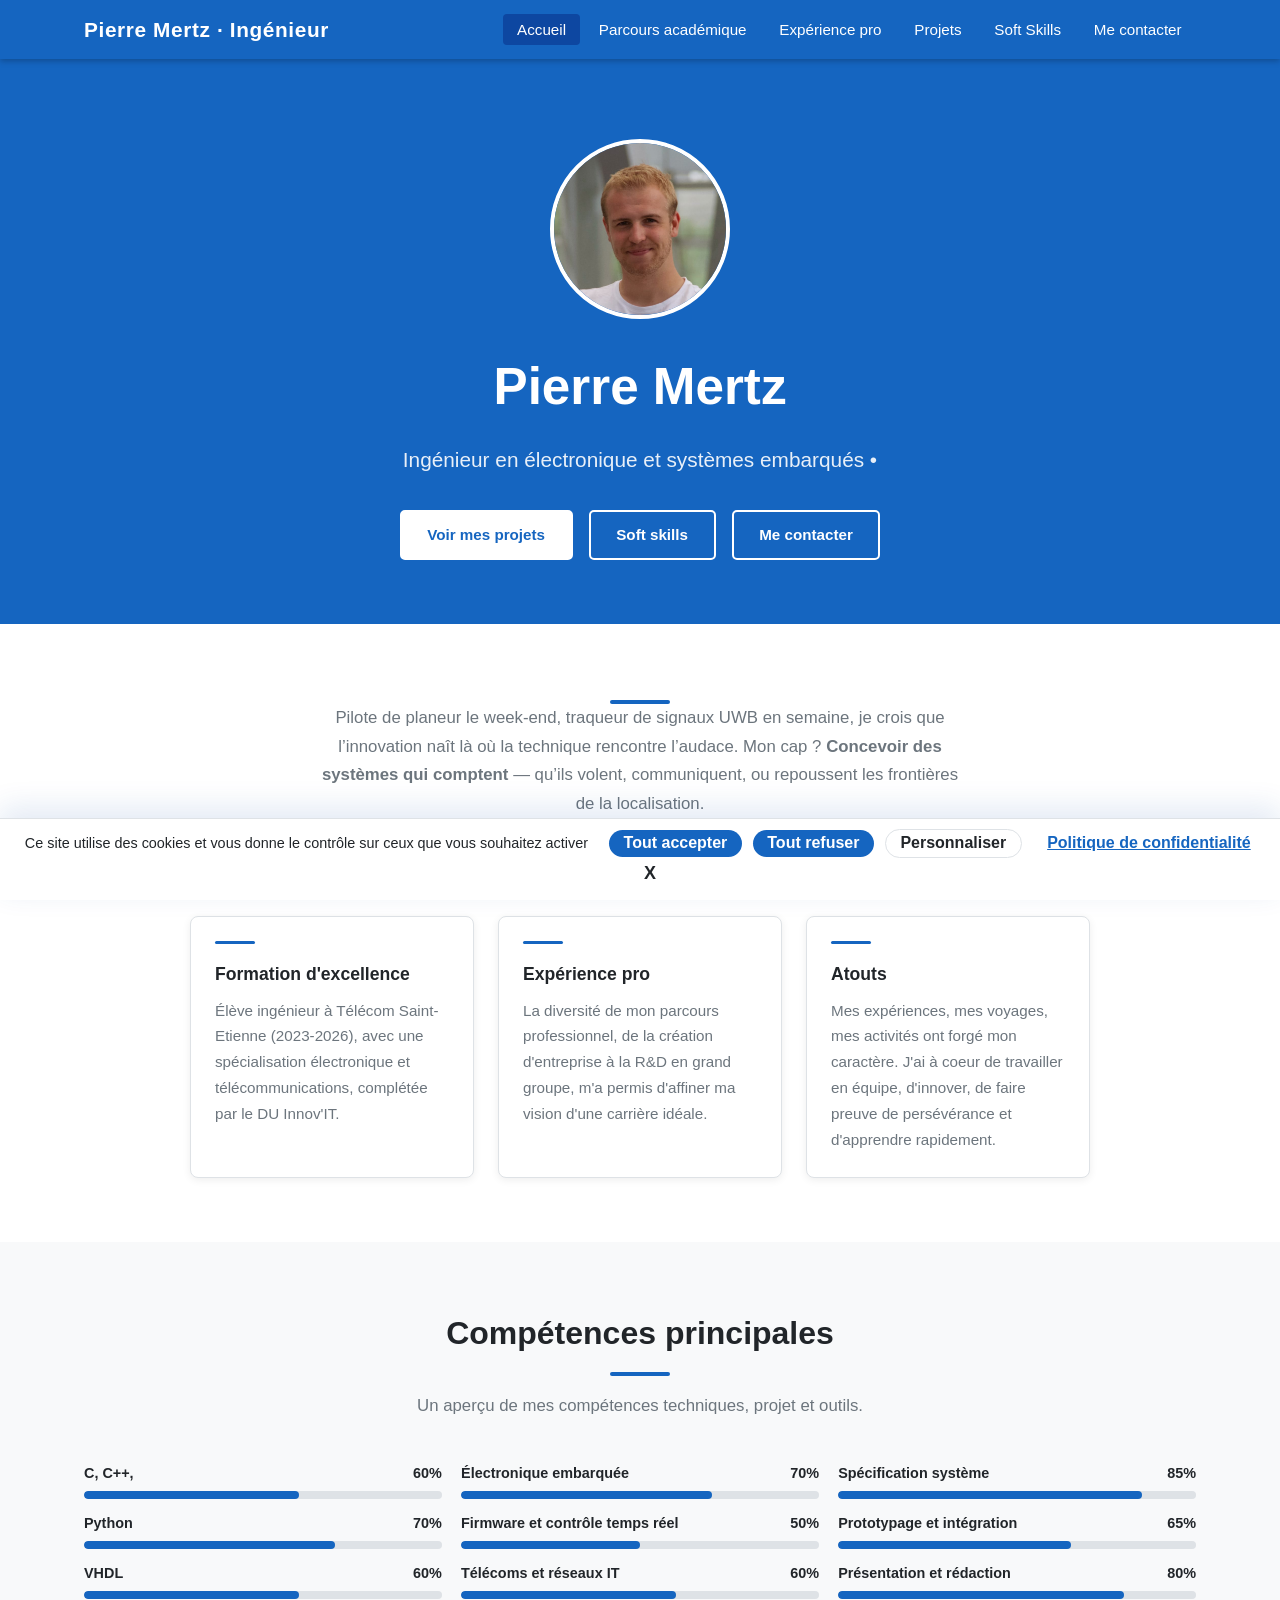
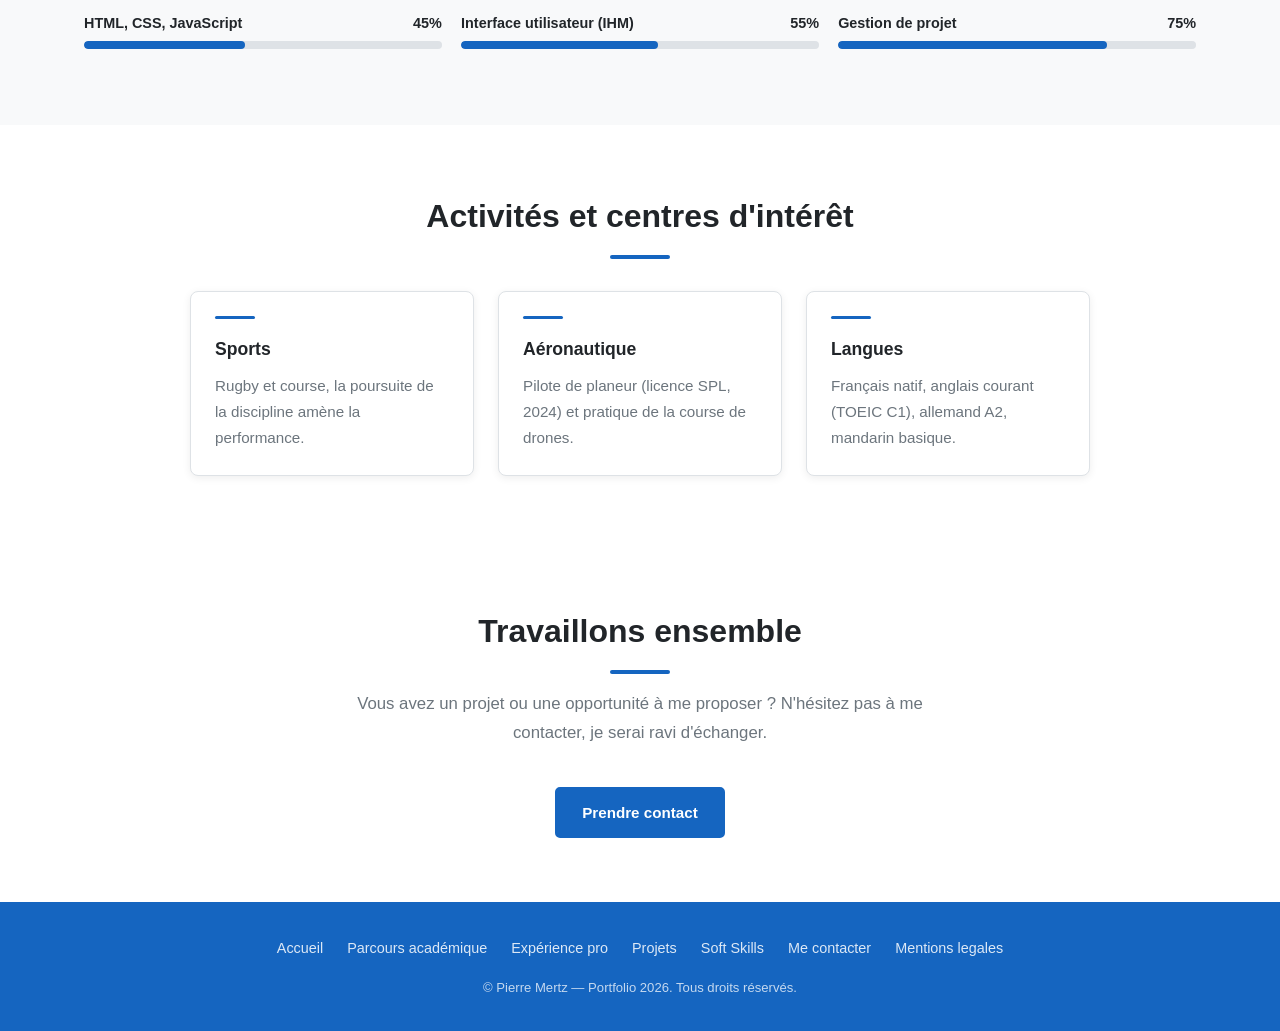
<file: index.html>
<!DOCTYPE html>
<html lang="fr">
<head>
  <script src="/tarteaucitron/tarteaucitron.min.js"></script>

  <script type="text/javascript">
  tarteaucitron.init({
    "privacyUrl": "/mentions-legales/index.html",
    "bodyPosition": "top",

    "hashtag": "#tarteaucitron",
    "cookieName": "tarteaucitron",

    "orientation": "bottom",

    "groupServices": true,
    "showDetailsOnClick": true,
    "serviceDefaultState": "wait",

    "showAlertSmall": false,
    "cookieslist": false,
    "cookieslistEmbed": false,

    "closePopup": true,

    "showIcon": true,
    "iconPosition": "BottomRight",

    "adblocker": false,

    "DenyAllCta": true,
    "AcceptAllCta": true,
    "highPrivacy": true,
    "alwaysNeedConsent": false,

    "handleBrowserDNTRequest": false,

    "removeCredit": false,
    "moreInfoLink": true,

    "useExternalCss": false,
    "useExternalJs": false,

    "readmoreLink": "/mentions-legales/index.html",

    "mandatory": true,
    "mandatoryCta": false,

    "googleConsentMode": true,
    "bingConsentMode": true,
    "pianoConsentMode": true,
    "pianoConsentModeEssential": false,
    "softConsentMode": false,

    "dataLayer": false,
    "serverSide": false,

    "partnersList": true
  });
  </script>

  <script>
  (tarteaucitron.job = tarteaucitron.job || []).push('gcmanalyticsstorage');
  </script>
  <!-- Google Tag Manager -->
  <script>(function(w,d,s,l,i){w[l]=w[l]||[];w[l].push({'gtm.start':
  new Date().getTime(),event:'gtm.js'});var f=d.getElementsByTagName(s)[0],
  j=d.createElement(s),dl=l!='dataLayer'?'&l='+l:'';j.async=true;j.src=
  'https://www.googletagmanager.com/gtm.js?id='+i+dl;f.parentNode.insertBefore(j,f);
  })(window,document,'script','dataLayer','GTM-KD8CJ6P8');</script>
  <!-- End Google Tag Manager -->
  <!-- ============================================================
       index.html — Page d'accueil du portfolio d'ingénieur
       ============================================================ -->
  <meta charset="UTF-8" />
  <meta name="viewport" content="width=device-width, initial-scale=1.0" />
  <meta name="description" content="Portfolio de Pierre Mertz, ingénieur en électronique et systèmes embarqués." />

  <title>Accueil — Portfolio de Pierre Mertz</title>

  <!-- Feuille de style principale -->
  <link rel="stylesheet" href="/assets/css/style.css" />
  <!-- Tarteaucitron CSS personnalisé -->
  <link rel="stylesheet" href="/assets/css/tarteaucitron-custom.css" />
</head>
<body>

  <!-- Google Tag Manager (noscript) -->
  <noscript><iframe src="https://www.googletagmanager.com/ns.html?id=GTM-KD8CJ6P8"
  height="0" width="0" style="display:none;visibility:hidden"></iframe></noscript>
  <!-- End Google Tag Manager (noscript) -->

  <!-- ── Point d'injection du header (chargé par components.js) ── -->
  <div id="site-header"></div>

  <main>

    <!-- ══════════════════════════════════════════════════════════
         SECTION HÉRO — Bandeau bleu de présentation
         ══════════════════════════════════════════════════════════ -->
    <section class="hero">
      <div class="container">

        <!-- Avatar / photo de profil -->
        <div class="avatar">
          <img src="/assets/images/avatar.jpg" alt="Photo de profil de Pierre" />
        </div>

        <h1 class="hero__title">Pierre Mertz</h1>
        <p class="hero__subtitle">Ingénieur en électronique et systèmes embarqués &bull; </p>
        <!-- Boutons d'action -->
        <div class="hero__actions">
          <a href="/projets/index.html" class="btn btn--primary">Voir mes projets</a>
          <a href="/soft-skills/index.html" class="btn btn--outline">Soft skills</a>
          <a href="/contact/index.html" class="btn btn--outline">Me contacter</a>
        </div>

      </div>
    </section>

    <!-- ══════════════════════════════════════════════════════════
         SECTION À PROPOS — Fond blanc, texte noir
         ══════════════════════════════════════════════════════════ -->
    <section class="section">
      <div class="container">

        <!-- h2 class="section__title">Profil</h2 -->
        <!-- Ligne décorative bleue -->
        <div class="section-divider"></div>
        <p class="section__intro">
          Pilote de planeur le week-end, traqueur de signaux UWB en semaine, je crois que l’innovation naît là où la technique rencontre l’audace. 
          Mon cap ? <strong>Concevoir des systèmes qui comptent </strong> — qu’ils volent, communiquent, ou repoussent les frontières de la localisation.
          <br>
          Bienvenue dans mon atelier. Ici, on prototype, on optimise, et <strong>on ose regarder plus loin pour construire demain</strong>.
        </p>

        <!-- Grille de points forts -->
        <div class="cards-grid">

          <div class="card">
            <div class="card__accent"></div>
            <h3 class="card__title">Formation d'excellence</h3>
            <p class="card__text">
              Élève ingénieur à Télécom Saint-Etienne (2023-2026), avec une spécialisation
              électronique et télécommunications, complétée par le DU Innov'IT.
            </p>
          </div>

          <div class="card">
            <div class="card__accent"></div>
            <h3 class="card__title">Expérience pro</h3>
            <p class="card__text">
              La diversité de mon parcours professionnel, de la création d'entreprise à la R&D en grand groupe, 
              m'a permis d'affiner ma vision d'une carrière idéale.
            </p>
          </div>

          <div class="card">
            <div class="card__accent"></div>
            <h3 class="card__title">Atouts</h3>
            <p class="card__text">
              Mes expériences, mes voyages, mes activités ont forgé mon caractère. J'ai à coeur de travailler 
              en équipe, d'innover, de faire preuve de persévérance et d'apprendre rapidement.
            </p>
          </div>

        </div>

      </div>
    </section>

    <!-- ══════════════════════════════════════════════════════════
         SECTION COMPÉTENCES — Fond gris clair, texte noir
         ══════════════════════════════════════════════════════════ -->
    <section class="section section--gray">
      <div class="container">

        <h2 class="section__title">Compétences principales</h2>
        <div class="section-divider"></div>
        <p class="section__intro">Un aperçu de mes compétences techniques, projet et outils.</p>

        <div class="skills-grid skills-grid--home">
          <!-- Colonne 1 -->
          <div>
            <div class="skill">
              <div class="skill__name"><span>C, C++,</span><span>60%</span></div>
              <div class="skill__bar"><div class="skill__fill" style="width:60%"></div></div>
            </div>
            <div class="skill">
              <div class="skill__name"><span>Python</span><span>70%</span></div>
              <div class="skill__bar"><div class="skill__fill" style="width:70%"></div></div>
            </div>
            <div class="skill">
              <div class="skill__name"><span>VHDL</span><span>60%</span></div>
              <div class="skill__bar"><div class="skill__fill" style="width:60%"></div></div>
            </div>
            <div class="skill">
              <div class="skill__name"><span>HTML, CSS, JavaScript</span><span>45%</span></div>
              <div class="skill__bar"><div class="skill__fill" style="width:45%"></div></div>
            </div>
          </div>

          <!-- Colonne 2 -->
          <div>
            <div class="skill">
              <div class="skill__name"><span>Électronique embarquée</span><span>70%</span></div>
              <div class="skill__bar"><div class="skill__fill" style="width:70%"></div></div>
            </div>
            <div class="skill">
              <div class="skill__name"><span>Firmware et contrôle temps réel</span><span>50%</span></div>
              <div class="skill__bar"><div class="skill__fill" style="width:50%"></div></div>
            </div>
            <div class="skill">
              <div class="skill__name"><span>Télécoms et réseaux IT</span><span>60%</span></div>
              <div class="skill__bar"><div class="skill__fill" style="width:60%"></div></div>
            </div>
            <div class="skill">
              <div class="skill__name"><span>Interface utilisateur (IHM)</span><span>55%</span></div>
              <div class="skill__bar"><div class="skill__fill" style="width:55%"></div></div>
            </div>
          </div>


            <!-- Colonne 3 -->
          <div>
            <div class="skill">
              <div class="skill__name"><span>Spécification système</span><span>85%</span></div>
              <div class="skill__bar"><div class="skill__fill" style="width:85%"></div></div>
            </div>
            <div class="skill">
              <div class="skill__name"><span>Prototypage et intégration</span><span>65%</span></div>
              <div class="skill__bar"><div class="skill__fill" style="width:65%"></div></div>
            </div>
            <div class="skill">
              <div class="skill__name"><span>Présentation et rédaction</span><span>80%</span></div>
              <div class="skill__bar"><div class="skill__fill" style="width:80%"></div></div>
            </div>
            <div class="skill">
              <div class="skill__name"><span>Gestion de projet</span><span>75%</span></div>
              <div class="skill__bar"><div class="skill__fill" style="width:75%"></div></div>
            </div>
          </div>

        </div>

      </div>
    </section>

    <section class="section">
      <div class="container">
        <h2 class="section__title">Activités et centres d'intérêt</h2>
        <div class="section-divider"></div>

        <div class="cards-grid">
          <div class="card">
            <div class="card__accent"></div>
            <h3 class="card__title">Sports</h3>
            <p class="card__text">Rugby et course, la poursuite de la discipline amène la performance.</p>
          </div>

          <div class="card">
            <div class="card__accent"></div>
            <h3 class="card__title">Aéronautique</h3>
            <p class="card__text">Pilote de planeur (licence SPL, 2024) et pratique de la course de drones.</p>
          </div>

          <div class="card">
            <div class="card__accent"></div>
            <h3 class="card__title">Langues</h3>
            <p class="card__text">Français natif, anglais courant (TOEIC C1), allemand A2, mandarin basique.</p>
          </div>
        </div>
      </div>
    </section>

    <!-- ══════════════════════════════════════════════════════════
         SECTION APPEL À L'ACTION — Lien vers contact
         ══════════════════════════════════════════════════════════ -->
    <section class="section">
      <div class="container" style="text-align:center;">
        <h2 class="section__title">Travaillons ensemble</h2>
        <div class="section-divider"></div>
        <p class="section__intro">
          Vous avez un projet ou une opportunité à me proposer ?
          N'hésitez pas à me contacter, je serai ravi d'échanger.
        </p>
        <a href="/contact/index.html" class="btn btn--blue">Prendre contact</a>
      </div>
    </section>

  </main>

  <!-- ── Point d'injection du footer (chargé par components.js) ── -->
  <div id="site-footer"></div>

  <!-- Script de chargement des composants (header & footer) -->
  <script src="/assets/js/components.js"></script>

  <!-- Tarteaucitron - Configuration des services -->
  <script src="/assets/js/tarteaucitron-services.js"></script>

</body>
</html>
</file>
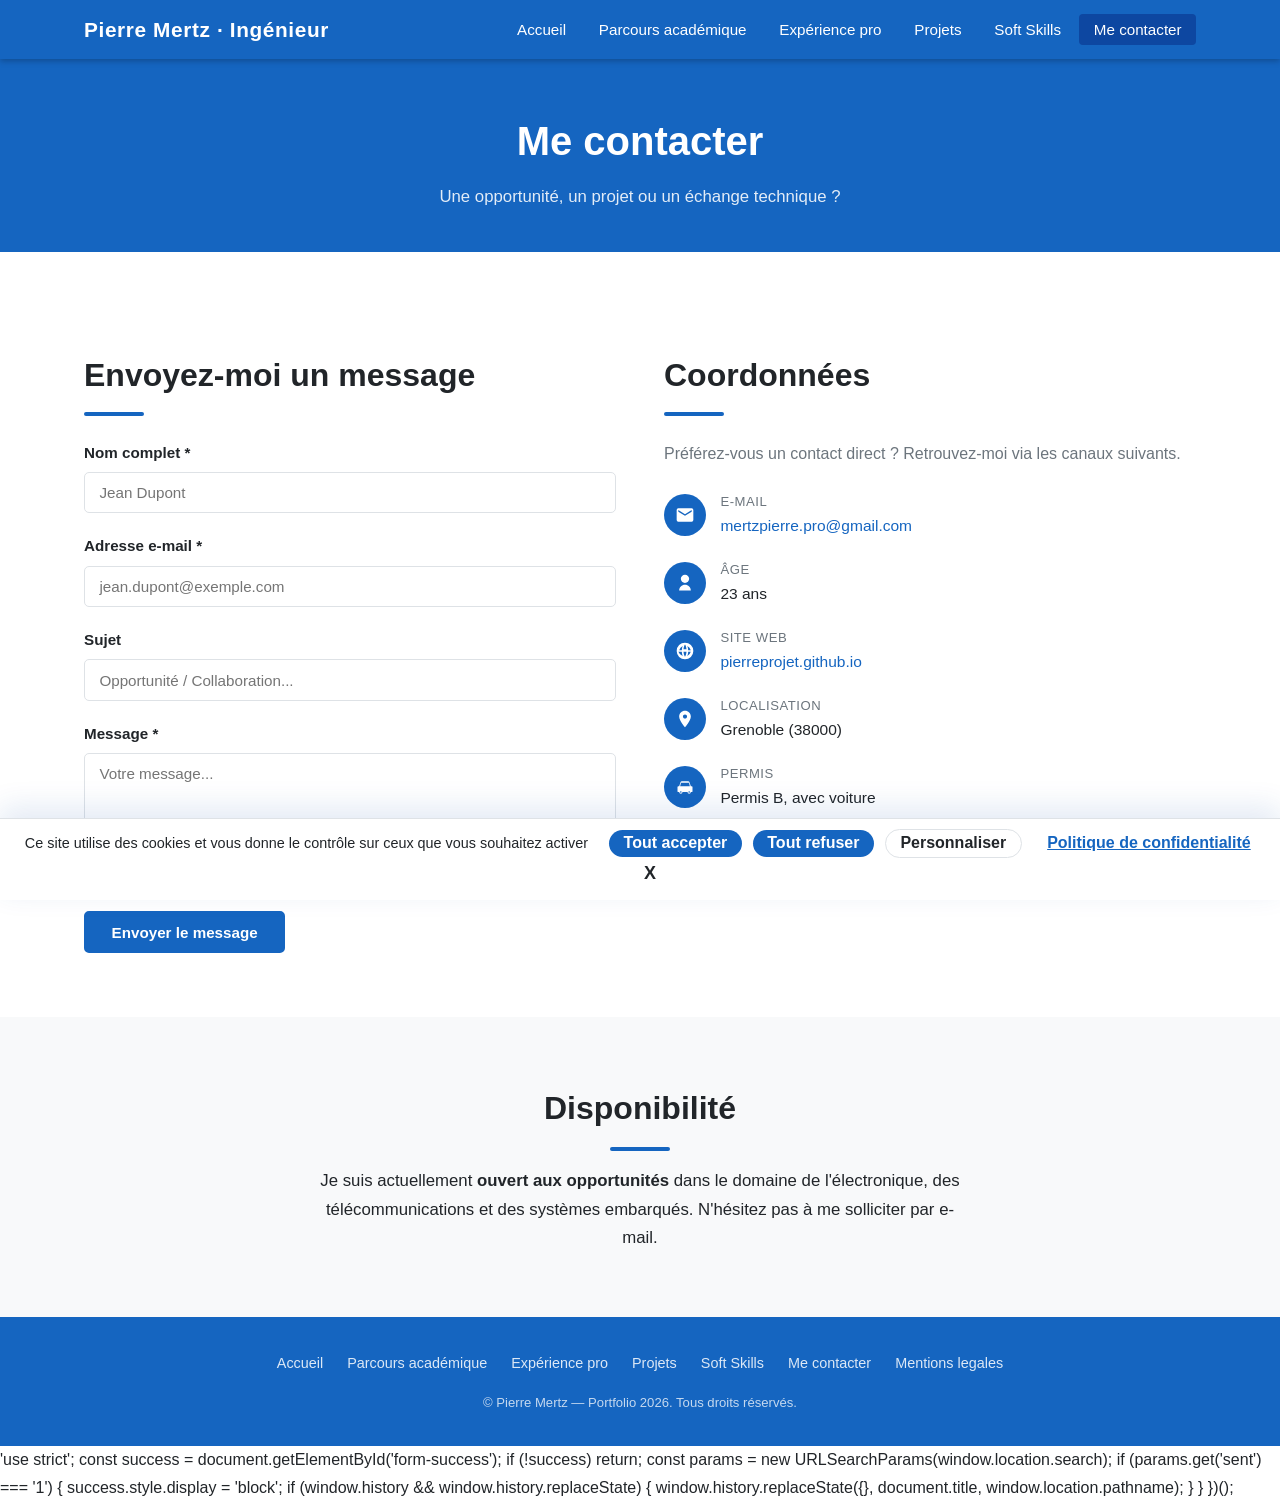
<file: contact/index.html>
<!DOCTYPE html>
<html lang="fr">
<head>
  <script src="/tarteaucitron/tarteaucitron.min.js"></script>

  <script type="text/javascript">
  tarteaucitron.init({
    "privacyUrl": "/mentions-legales/index.html",
    "bodyPosition": "top",

    "hashtag": "#tarteaucitron",
    "cookieName": "tarteaucitron",

    "orientation": "bottom",

    "groupServices": true,
    "showDetailsOnClick": true,
    "serviceDefaultState": "wait",

    "showAlertSmall": false,
    "cookieslist": false,
    "cookieslistEmbed": false,

    "closePopup": true,

    "showIcon": true,
    "iconPosition": "BottomRight",

    "adblocker": false,

    "DenyAllCta": true,
    "AcceptAllCta": true,
    "highPrivacy": true,
    "alwaysNeedConsent": false,

    "handleBrowserDNTRequest": false,

    "removeCredit": false,
    "moreInfoLink": true,

    "useExternalCss": false,
    "useExternalJs": false,

    "readmoreLink": "/mentions-legales/index.html",

    "mandatory": true,
    "mandatoryCta": false,

    "googleConsentMode": true,
    "bingConsentMode": true,
    "pianoConsentMode": true,
    "pianoConsentModeEssential": false,
    "softConsentMode": false,

    "dataLayer": false,
    "serverSide": false,

    "partnersList": true
  });
  </script>

  <script>
  (tarteaucitron.job = tarteaucitron.job || []).push('gcmanalyticsstorage');
  </script>
  <!-- Google Tag Manager -->
  <script>(function(w,d,s,l,i){w[l]=w[l]||[];w[l].push({'gtm.start':
  new Date().getTime(),event:'gtm.js'});var f=d.getElementsByTagName(s)[0],
  j=d.createElement(s),dl=l!='dataLayer'?'&l='+l:'';j.async=true;j.src=
  'https://www.googletagmanager.com/gtm.js?id='+i+dl;f.parentNode.insertBefore(j,f);
  })(window,document,'script','dataLayer','GTM-KD8CJ6P8');</script>
  <!-- End Google Tag Manager -->
  <!-- ============================================================
       contact/index.html — Page de contact
       ============================================================ -->
  <meta charset="UTF-8" />
  <meta name="viewport" content="width=device-width, initial-scale=1.0" />
  <meta name="description" content="Contacter Pierre Mertz : e-mail, localisation, site web et informations pratiques." />

  <title>Me contacter — Portfolio de Pierre Mertz</title>

  <!-- Feuille de style principale -->
  <link rel="stylesheet" href="/assets/css/style.css" />

  <!-- Styles spécifiques à la page contact -->
  <style>
    /* Grille deux colonnes : formulaire + infos */
    .contact-grid {
      display: grid;
      grid-template-columns: 1fr 1fr;
      gap: 3rem;
      align-items: start;
      margin-top: 2rem;
    }

    @media (max-width: 768px) {
      .contact-grid {
        grid-template-columns: 1fr;
        gap: 2rem;
      }
    }

    /* Message de confirmation d'envoi */
    .form-success {
      display: none;
      background-color: #e8f5e9;
      border: 1px solid #a5d6a7;
      color: #2e7d32;
      padding: 1rem 1.25rem;
      border-radius: 6px;
      margin-top: 1rem;
      font-weight: 500;
    }
  </style>
  <!-- Tarteaucitron CSS personnalisé -->
  <link rel="stylesheet" href="/assets/css/tarteaucitron-custom.css" />
</head>
<body>

  <!-- Google Tag Manager (noscript) -->
  <noscript><iframe src="https://www.googletagmanager.com/ns.html?id=GTM-KD8CJ6P8"
  height="0" width="0" style="display:none;visibility:hidden"></iframe></noscript>
  <!-- End Google Tag Manager (noscript) -->

  <!-- ── Point d'injection du header ── -->
  <div id="site-header"></div>

  <main>

    <!-- ══════════════════════════════════════════════════════════
         BANDEAU DE PAGE — Bleu, texte blanc
         ══════════════════════════════════════════════════════════ -->
    <section class="page-banner">
      <div class="container">
        <h1 class="page-banner__title">Me contacter</h1>
        <p class="page-banner__subtitle">Une opportunité, un projet ou un échange technique ?</p>
      </div>
    </section>

    <!-- ══════════════════════════════════════════════════════════
         SECTION FORMULAIRE + INFOS — Fond blanc
         ══════════════════════════════════════════════════════════ -->
    <section class="section">
      <div class="container">

        <div class="contact-grid">

          <!-- ── Colonne gauche : Formulaire de contact ── -->
          <div>
            <h2 class="section__title" style="text-align:left;">Envoyez-moi un message</h2>
            <div class="section-divider" style="margin:0.6rem 0 1.5rem;"></div>

            <!-- Formulaire connecté à FormSubmit (compatible GitHub Pages)
                 Le premier envoi demandera une confirmation d'activation par e-mail. -->
            <form id="contact-form" action="https://formsubmit.co/mertzpierre.pro@gmail.com" method="post">

              <!-- Configuration FormSubmit -->
              <input type="hidden" name="_subject" value="Nouveau message depuis le portfolio" />
              <input type="hidden" name="_template" value="table" />
              <input type="hidden" name="_captcha" value="false" />
              <input type="hidden" name="_next" value="https://pierreprojet.github.io/contact/index.html?sent=1" />

              <!-- Honeypot anti-spam -->
              <input
                type="text"
                name="_honey"
                tabindex="-1"
                autocomplete="off"
                aria-hidden="true"
                style="position:absolute; left:-9999px;"
              />

              <!-- Nom -->
              <div class="form-group">
                <label for="name">Nom complet <span aria-hidden="true">*</span></label>
                <input
                  type="text"
                  id="name"
                  name="name"
                  placeholder="Jean Dupont"
                  required
                  autocomplete="name"
                />
              </div>

              <!-- E-mail -->
              <div class="form-group">
                <label for="email">Adresse e-mail <span aria-hidden="true">*</span></label>
                <input
                  type="email"
                  id="email"
                  name="email"
                  placeholder="jean.dupont@exemple.com"
                  required
                  autocomplete="email"
                />
              </div>

              <!-- Sujet -->
              <div class="form-group">
                <label for="subject">Sujet</label>
                <input
                  type="text"
                  id="subject"
                  name="subject"
                  placeholder="Opportunité / Collaboration..."
                />
              </div>

              <!-- Message -->
              <div class="form-group">
                <label for="message">Message <span aria-hidden="true">*</span></label>
                <textarea
                  id="message"
                  name="message"
                  placeholder="Votre message..."
                  required
                ></textarea>
              </div>

              <!-- Bouton d'envoi -->
              <button type="submit" class="btn btn--blue">Envoyer le message</button>

              <!-- Message de confirmation (affiché via JS) -->
              <div class="form-success" id="form-success" role="alert">
                ✓ Merci pour votre message ! Je vous répondrai dans les plus brefs délais.
              </div>

            </form>
          </div>

          <!-- ── Colonne droite : Informations de contact ── -->
          <div>
            <h2 class="section__title" style="text-align:left;">Coordonnées</h2>
            <div class="section-divider" style="margin:0.6rem 0 1.5rem;"></div>

            <p style="color:var(--color-text-muted); margin-bottom:1.5rem;">
              Préférez-vous un contact direct ? Retrouvez-moi via les canaux suivants.
            </p>

            <!-- Liste des coordonnées -->
            <div class="contact-info">

              <!-- E-mail -->
              <div class="contact-info__item">
                <div class="contact-info__icon" aria-hidden="true">
                  <!-- Icône e-mail (SVG inline) -->
                  <svg viewBox="0 0 24 24" xmlns="http://www.w3.org/2000/svg">
                    <path d="M20 4H4a2 2 0 0 0-2 2v12a2 2 0 0 0 2 2h16a2 2 0 0 0
                             2-2V6a2 2 0 0 0-2-2zm0 4-8 5-8-5V6l8 5 8-5v2z"/>
                  </svg>
                </div>
                <div>
                  <div class="contact-info__label">E-mail</div>
                  <div class="contact-info__value">
                    <a href="mailto:mertzpierre.pro@gmail.com">mertzpierre.pro@gmail.com</a>
                  </div>
                </div>
              </div>

              <!-- Âge -->
              <div class="contact-info__item">
                <div class="contact-info__icon" aria-hidden="true">
                  <!-- Icône personne (SVG inline) -->
                  <svg viewBox="0 0 24 24" xmlns="http://www.w3.org/2000/svg">
                    <path d="M12 12c2.761 0 5-2.239 5-5s-2.239-5-5-5-5 2.239-5 5 2.239 5 5 5zm0 2
                             c-3.866 0-7 3.134-7 7h14c0-3.866-3.134-7-7-7z"/>
                  </svg>
                </div>
                <div>
                  <div class="contact-info__label">Âge</div>
                  <div class="contact-info__value">23 ans</div>
                </div>
              </div>

              <!-- Site web -->
              <div class="contact-info__item">
                <div class="contact-info__icon" aria-hidden="true">
                  <!-- Icône globe (SVG inline) -->
                  <svg viewBox="0 0 24 24" xmlns="http://www.w3.org/2000/svg">
                    <path d="M12 2a10 10 0 100 20 10 10 0 000-20zm6.93 9h-3.09a15.5 15.5 0 00-1.06-5.01A8.03
                             8.03 0 0118.93 11zM12 4.07c.86 1.22 1.54 3.07 1.78 5.93h-3.56c.24-2.86.92-4.71
                             1.78-5.93zM9.22 5.99A15.5 15.5 0 008.16 11H5.07a8.03 8.03 0 014.15-5.01zM4.07 13h4.09
                             c.09 1.82.46 3.53 1.06 5.01A8.03 8.03 0 014.07 13zm6.15 0h3.56c-.24 2.86-.92 4.71-1.78
                             5.93-.86-1.22-1.54-3.07-1.78-5.93zm4.56 5.01c.6-1.48.97-3.19 1.06-5.01h3.09a8.03
                             8.03 0 01-4.15 5.01z"/>
                  </svg>
                </div>
                <div>
                  <div class="contact-info__label">Site web</div>
                  <div class="contact-info__value">
                    <a href="https://pierreprojet.github.io" target="_blank" rel="noopener noreferrer">
                      pierreprojet.github.io
                    </a>
                  </div>
                </div>
              </div>

              <!-- Localisation -->
              <div class="contact-info__item">
                <div class="contact-info__icon" aria-hidden="true">
                  <!-- Icône localisation (SVG inline) -->
                  <svg viewBox="0 0 24 24" xmlns="http://www.w3.org/2000/svg">
                    <path d="M12 2C8.13 2 5 5.13 5 9c0 5.25 7 13 7 13s7-7.75
                             7-13c0-3.87-3.13-7-7-7zm0 9.5c-1.38 0-2.5-1.12-2.5-2.5
                             s1.12-2.5 2.5-2.5 2.5 1.12 2.5 2.5-1.12 2.5-2.5 2.5z"/>
                  </svg>
                </div>
                <div>
                  <div class="contact-info__label">Localisation</div>
                  <div class="contact-info__value">Grenoble (38000)</div>
                </div>
              </div>

              <!-- Permis -->
              <div class="contact-info__item">
                <div class="contact-info__icon" aria-hidden="true">
                  <!-- Icône permis/voiture (SVG inline) -->
                  <svg viewBox="0 0 24 24" xmlns="http://www.w3.org/2000/svg">
                    <path d="M5 11l1.5-4.5A2 2 0 018.4 5h7.2a2 2 0 011.9 1.5L19 11h1a1 1 0 011 1v5a1
                             1 0 01-1 1h-1a2 2 0 11-4 0H9a2 2 0 11-4 0H4a1 1 0 01-1-1v-5a1 1 0 011-1h1zm2.2-4
                             L6.2 11h11.6l-1-4H7.2zM7 17a1 1 0 100 2 1 1 0 000-2zm10 0a1 1 0 100 2 1 1 0 000-2z"/>
                  </svg>
                </div>
                <div>
                  <div class="contact-info__label">Permis</div>
                  <div class="contact-info__value">Permis B, avec voiture</div>
                </div>
              </div>

            </div>
          </div>

        </div>
      </div>
    </section>

    <!-- ══════════════════════════════════════════════════════════
         SECTION DISPONIBILITÉ — Fond gris clair
         ══════════════════════════════════════════════════════════ -->
    <section class="section section--gray">
      <div class="container" style="text-align:center; max-width:700px;">
        <h2 class="section__title">Disponibilité</h2>
        <div class="section-divider"></div>
        <p style="color:var(--color-text); font-size:1.05rem; margin-top:1rem;">
          Je suis actuellement <strong>ouvert aux opportunités</strong> dans le domaine
          de l'électronique, des télécommunications et des systèmes embarqués.
          N'hésitez pas à me solliciter par e-mail.
        </p>
      </div>
    </section>

  </main>

  <!-- ── Point d'injection du footer ── -->
  <div id="site-footer"></div>

  <!-- Script de chargement des composants (header & footer) -->
  <script src="/assets/js/components.js"></script>

  <!-- Tarteaucitron - Configuration des services -->
  <script src="/assets/js/tarteaucitron-services.js"></script>

</body>
</html>
      'use strict';

      const success = document.getElementById('form-success');
      if (!success) return;

      const params = new URLSearchParams(window.location.search);
      if (params.get('sent') === '1') {
        success.style.display = 'block';

        if (window.history && window.history.replaceState) {
          window.history.replaceState({}, document.title, window.location.pathname);
        }
      }
    })();
  </script>

</body>
</html>
</file>
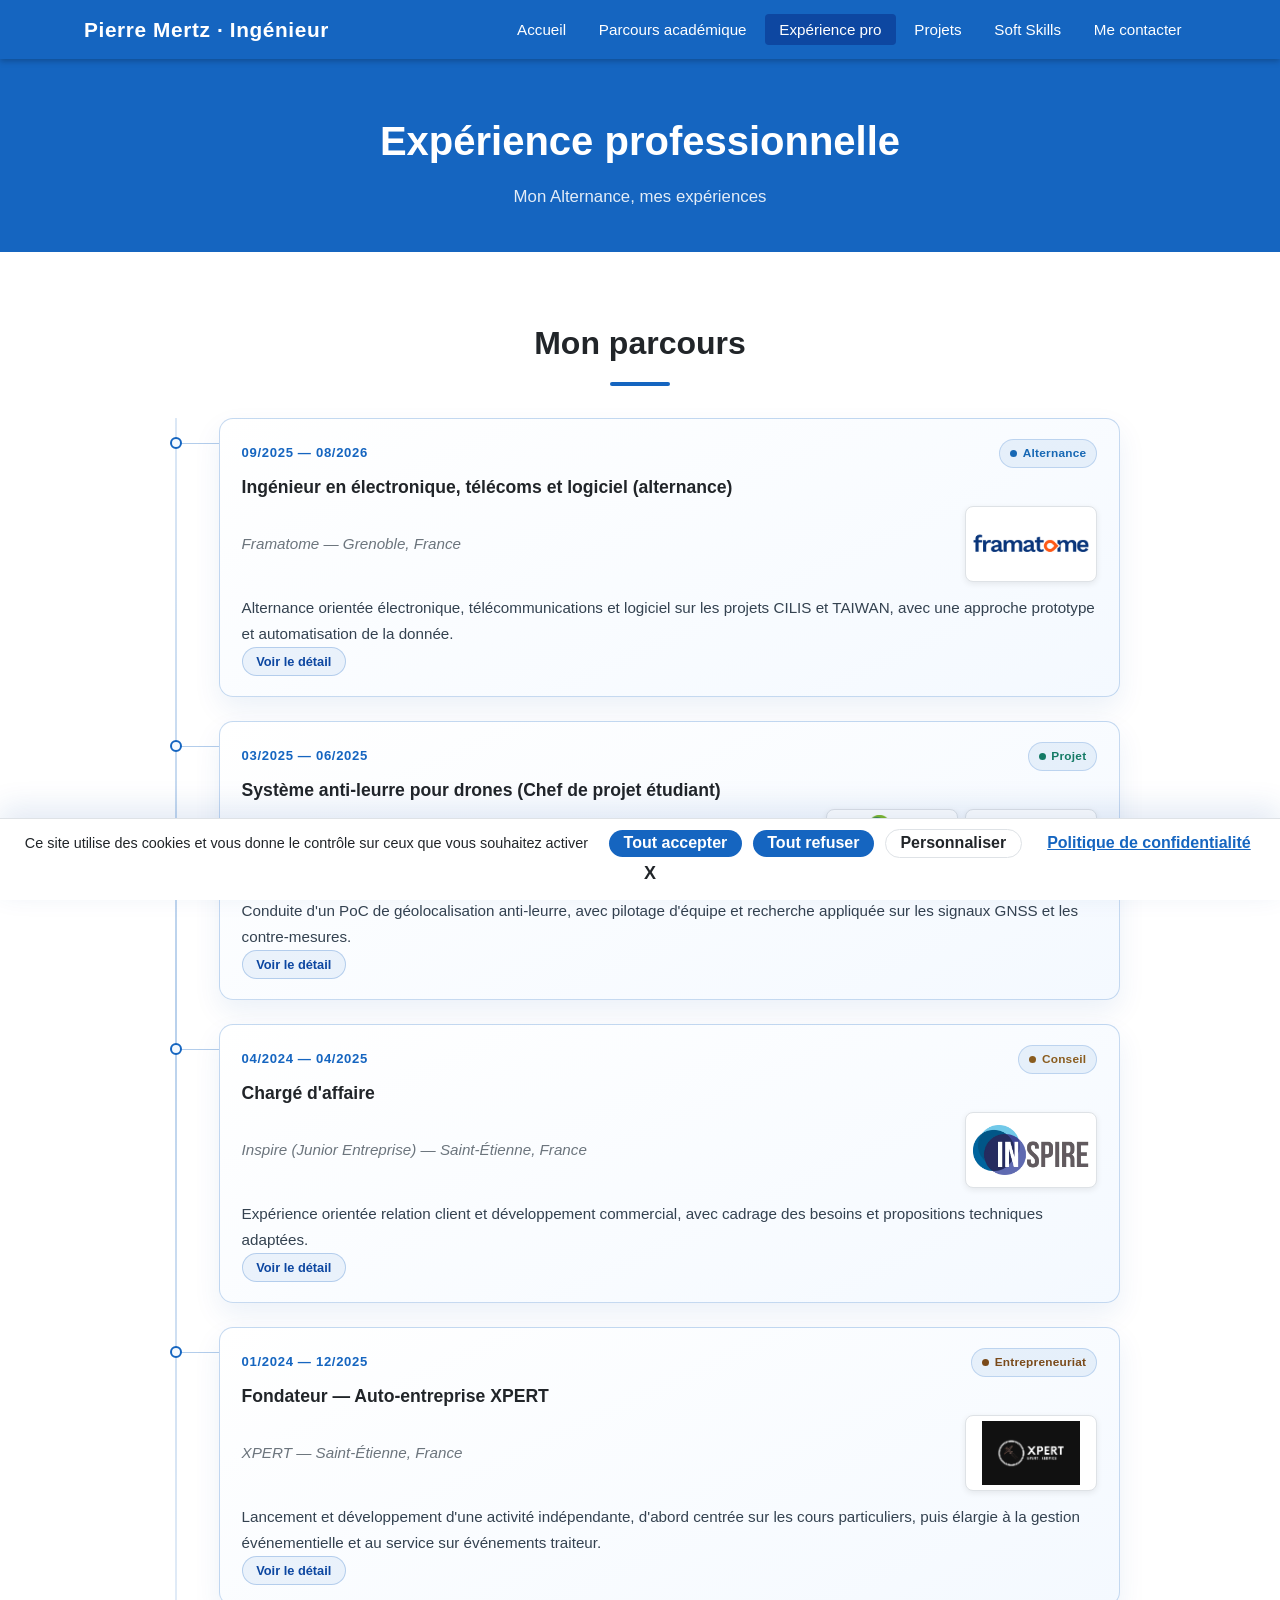
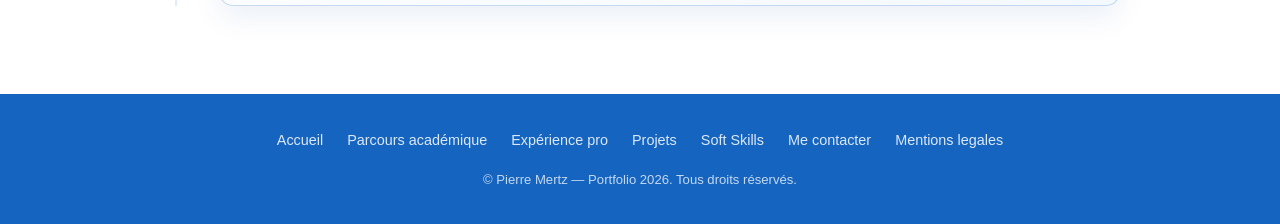
<file: experience/index.html>
<!DOCTYPE html>
<html lang="fr">
<head>
  <script src="/tarteaucitron/tarteaucitron.min.js"></script>

  <script type="text/javascript">
  tarteaucitron.init({
    "privacyUrl": "/mentions-legales/index.html",
    "bodyPosition": "top",

    "hashtag": "#tarteaucitron",
    "cookieName": "tarteaucitron",

    "orientation": "bottom",

    "groupServices": true,
    "showDetailsOnClick": true,
    "serviceDefaultState": "wait",

    "showAlertSmall": false,
    "cookieslist": false,
    "cookieslistEmbed": false,

    "closePopup": true,

    "showIcon": true,
    "iconPosition": "BottomRight",

    "adblocker": false,

    "DenyAllCta": true,
    "AcceptAllCta": true,
    "highPrivacy": true,
    "alwaysNeedConsent": false,

    "handleBrowserDNTRequest": false,

    "removeCredit": false,
    "moreInfoLink": true,

    "useExternalCss": false,
    "useExternalJs": false,

    "readmoreLink": "/mentions-legales/index.html",

    "mandatory": true,
    "mandatoryCta": false,

    "googleConsentMode": true,
    "bingConsentMode": true,
    "pianoConsentMode": true,
    "pianoConsentModeEssential": false,
    "softConsentMode": false,

    "dataLayer": false,
    "serverSide": false,

    "partnersList": true
  });
  </script>

  <script>
  (tarteaucitron.job = tarteaucitron.job || []).push('gcmanalyticsstorage');
  </script>
  <!-- Google Tag Manager -->
  <script>(function(w,d,s,l,i){w[l]=w[l]||[];w[l].push({'gtm.start':
  new Date().getTime(),event:'gtm.js'});var f=d.getElementsByTagName(s)[0],
  j=d.createElement(s),dl=l!='dataLayer'?'&l='+l:'';j.async=true;j.src=
  'https://www.googletagmanager.com/gtm.js?id='+i+dl;f.parentNode.insertBefore(j,f);
  })(window,document,'script','dataLayer','GTM-KD8CJ6P8');</script>
  <!-- End Google Tag Manager -->
  <!-- ============================================================
       experience/index.html — Expérience professionnelle
       ============================================================ -->
  <meta charset="UTF-8" />
  <meta name="viewport" content="width=device-width, initial-scale=1.0" />
  <meta name="description" content="Expérience professionnelle de Pierre Mertz : alternance Framatome, auto-entreprise XPERT et responsabilités de gestion de projet." />

  <title>Expérience pro — Portfolio de Pierre Mertz</title>

  <!-- Feuille de style principale -->
  <link rel="stylesheet" href="/assets/css/style.css" />
  <!-- Tarteaucitron CSS personnalisé -->
  <link rel="stylesheet" href="/assets/css/tarteaucitron-custom.css" />
</head>
<body>

  <!-- Google Tag Manager (noscript) -->
  <noscript><iframe src="https://www.googletagmanager.com/ns.html?id=GTM-KD8CJ6P8"
  height="0" width="0" style="display:none;visibility:hidden"></iframe></noscript>
  <!-- End Google Tag Manager (noscript) -->

  <!-- ── Point d'injection du header ── -->
  <div id="site-header"></div>

  <main>

    <!-- ══════════════════════════════════════════════════════════
         BANDEAU DE PAGE — Bleu, texte blanc
         ══════════════════════════════════════════════════════════ -->
    <section class="page-banner">
      <div class="container">
        <h1 class="page-banner__title">Expérience professionnelle</h1>
        <p class="page-banner__subtitle">Mon Alternance, mes expériences</p>
      </div>
    </section>

    <!-- ══════════════════════════════════════════════════════════
         SECTION EXPÉRIENCES — Timeline bleue
         ══════════════════════════════════════════════════════════ -->
    <section class="section">
      <div class="container">

        <h2 class="section__title">Mon parcours</h2>
        <div class="section-divider"></div>

        <!-- Timeline moderne avec cartes réversibles -->
        <div class="timeline timeline--experience">

          <!-- Poste 1 : Framatome -->
          <div class="timeline__item exp-card" tabindex="0" role="button" aria-label="Basculer la carte Framatome" aria-pressed="false">
            <div class="exp-card__inner">
              <article class="exp-card__face exp-card__face--front">
                <div class="exp-card__head">
                  <p class="timeline__date">09/2025 — 08/2026</p>
                  <span class="exp-card__status exp-card__status--alternance">Alternance</span>
                </div>
                <h3 class="timeline__title">Ingénieur en électronique, télécoms et logiciel (alternance)</h3>
                <div class="timeline__org">
                  <p class="timeline__subtitle">Framatome &mdash; Grenoble, France</p>
                  <div class="timeline__logos">
                    <div class="company-logo company-logo--framatome">
                      <img src="/assets/images/Framatome-logo.png" alt="Logo Framatome" loading="lazy" />
                    </div>
                  </div>
                </div>
                <p class="timeline__desc">
                  Alternance orientée électronique, télécommunications et logiciel sur les projets CILIS et TAIWAN,
                  avec une approche prototype et automatisation de la donnée.
                </p>
                <button class="exp-card__toggle" type="button" data-flip>Voir le détail</button>
              </article>

              <article class="exp-card__face exp-card__face--back">
                <p class="timeline__date">Framatome — Missions clés</p>
                <ul class="timeline__list">
                  <li>Étude d'architecture et spécification d'une technologie RTLS en UWB dans le cadre du projet CILIS.</li>
                  <li>Analyse, interprétation et optimisation d'une interface Python de traitement de données UWB TWR (IIDRE), avec rapport d'essais.</li>
                  <li>Développement d'un prototype de pipeline de données et contribution à l'automatisation du rapport HTML d'obsolescence composants (projet TAIWAN).</li>
                </ul>
                <p class="timeline__desc timeline__desc--hint">
                  Travail sur des initiatives stratégiques à forte valeur ajoutée pour l'entreprise.
                </p>
                <div class="tag-list">
                  <span class="tag">Spécification électronique</span>
                  <span class="tag">Synchronisation</span>
                  <span class="tag">Systèmes temps réel</span>
                  <span class="tag">Communication sans fil</span>
                  <span class="tag">Infrastructure réseau</span>
                  <span class="tag">Python</span>
                  <span class="tag">C / C++</span>
                  <span class="tag">HTML / CSS / JavaScript</span>
                </div>
                <button class="exp-card__toggle" type="button" data-flip>Revenir au résumé</button>
              </article>
            </div>
          </div>

          <!-- Poste 2 : Chef de projet étudiant -->
          <div class="timeline__item exp-card" tabindex="0" role="button" aria-label="Basculer la carte projet anti-leurre" aria-pressed="false">
            <div class="exp-card__inner">
              <article class="exp-card__face exp-card__face--front">
                <div class="exp-card__head">
                  <p class="timeline__date">03/2025 — 06/2025</p>
                  <span class="exp-card__status exp-card__status--projet">Projet</span>
                </div>
                <h3 class="timeline__title">Système anti-leurre pour drones (Chef de projet étudiant)</h3>
                <div class="timeline__org">
                  <p class="timeline__subtitle">Institut Mines-Télécom / Roméo Sierra Recherche &mdash; Saint-Étienne, France</p>
                  <div class="timeline__logos timeline__logos--duo">
                    <div class="company-logo company-logo--telecom">
                      <img src="/assets/images/TSE-logo.png" alt="Logo Institut Mines-Télécom" loading="lazy" />
                    </div>
                    <div class="company-logo company-logo--dassault">
                      <img src="/assets/images/Dassault-logo.png" alt="Logo Dassault Aviation" loading="lazy" />
                    </div>
                  </div>
                </div>
                <p class="timeline__desc">
                  Conduite d'un PoC de géolocalisation anti-leurre, avec pilotage d'équipe et recherche appliquée
                  sur les signaux GNSS et les contre-mesures.
                </p>
                <button class="exp-card__toggle" type="button" data-flip>Voir le détail</button>
              </article>

              <article class="exp-card__face exp-card__face--back">
                <p class="timeline__date">Projet anti-leurre — Missions clés</p>
                <ul class="timeline__list">
                  <li>Mise en place d'une simulation (PoC) de géolocalisation de leurre par TDOA GNSS.</li>
                  <li>Recherches sur le traitement des signaux GNSS et les contre-mesures associées.</li>
                  <li>Encadrement d'une équipe de 4 personnes pour concevoir un dispositif anti-leurrage pour drones.</li>
                </ul>
                <p class="timeline__desc timeline__desc--hint">
                  Compétences renforcées en recherche appliquée et en gestion de projet sous contrainte de temps.
                </p>
                <div class="tag-list">
                  <span class="tag">Drones</span>
                  <span class="tag">GNSS</span>
                  <span class="tag">TDOA</span>
                  <span class="tag">Géolocalisation</span>
                  <span class="tag">Simulation</span>
                  <span class="tag">Gestion d'équipe</span>
                  <span class="tag">Innovation</span>
                </div>
                <button class="exp-card__toggle" type="button" data-flip>Revenir au résumé</button>
              </article>
            </div>
          </div>

          <!-- Poste 3 : Inspire -->
          <div class="timeline__item exp-card" tabindex="0" role="button" aria-label="Basculer la carte Inspire" aria-pressed="false">
            <div class="exp-card__inner">
              <article class="exp-card__face exp-card__face--front">
                <div class="exp-card__head">
                  <p class="timeline__date">04/2024 — 04/2025</p>
                  <span class="exp-card__status exp-card__status--conseil">Conseil</span>
                </div>
                <h3 class="timeline__title">Chargé d'affaire</h3>
                <div class="timeline__org">
                  <p class="timeline__subtitle">Inspire (Junior Entreprise) &mdash; Saint-Étienne, France</p>
                  <div class="timeline__logos">
                    <div class="company-logo company-logo--inspire">
                      <img src="/assets/images/Inspire-logo.png" alt="Logo Inspire" loading="lazy" />
                    </div>
                  </div>
                </div>
                <p class="timeline__desc">
                  Expérience orientée relation client et développement commercial, avec cadrage des besoins
                  et propositions techniques adaptées.
                </p>
                <button class="exp-card__toggle" type="button" data-flip>Voir le détail</button>
              </article>

              <article class="exp-card__face exp-card__face--back">
                <p class="timeline__date">Inspire — Missions clés</p>
                <ul class="timeline__list">
                  <li>Suivi de missions, responsabilités commerciales, livrables et retombées pour la structure.</li>
                  <li>Participation à la gestion d'affaires, avec interactions clients et coordination interne.</li>
                  <li>Élaboration de propositions commerciales et présentation de solutions techniques.</li>
                </ul>
                <p class="timeline__desc timeline__desc--hint">
                  Expérience structurante pour consolider le savoir-être et le savoir-faire en contexte professionnel.
                </p>
                <div class="tag-list">
                  <span class="tag">Relation client</span>
                  <span class="tag">Coordination</span>
                  <span class="tag">Proposition commerciale</span>
                  <span class="tag">Présentation technique</span>
                  <span class="tag">Gestion de projet</span>
                  <span class="tag">Gestion d'affaire</span>
                </div>
                <button class="exp-card__toggle" type="button" data-flip>Revenir au résumé</button>
              </article>
            </div>
          </div>

          <!-- Poste 4 : Auto-entreprise XPERT -->
          <div class="timeline__item exp-card" tabindex="0" role="button" aria-label="Basculer la carte auto-entreprise XPERT" aria-pressed="false">
            <div class="exp-card__inner">
              <article class="exp-card__face exp-card__face--front">
                <div class="exp-card__head">
                  <p class="timeline__date">01/2024 — 12/2025</p>
                  <span class="exp-card__status exp-card__status--entreprise">Entrepreneuriat</span>
                </div>
                <h3 class="timeline__title">Fondateur — Auto-entreprise XPERT</h3>
                <div class="timeline__org">
                  <p class="timeline__subtitle">XPERT &mdash; Saint-Étienne, France</p>
                  <div class="timeline__logos">
                    <div class="company-logo company-logo--xpert">
                      <img src="/assets/images/Xpert-logo.png" alt="Logo XPERT" loading="lazy" />
                    </div>
                  </div>
                </div>
                <p class="timeline__desc">
                  Lancement et développement d'une activité indépendante, d'abord centrée sur les cours particuliers,
                  puis élargie à la gestion événementielle et au service sur événements traiteur.
                </p>
                <button class="exp-card__toggle" type="button" data-flip>Voir le détail</button>
              </article>

              <article class="exp-card__face exp-card__face--back">
                <p class="timeline__date">XPERT — Missions clés</p>
                <ul class="timeline__list">
                  <li>Démarrage de l'activité avec des cours particuliers et accompagnement personnalisé.</li>
                  <li>Diversification vers la gestion événementielle et le service lors d'événements traiteur.</li>
                  <li>Coordination opérationnelle, relation client et fiabilité d'exécution sur le terrain.</li>
                </ul>
                <p class="timeline__desc timeline__desc--hint">
                  Repères registre public : entrepreneur individuel (micro-entreprise), code APE 82.30Z,
                  création en 01/2024 et radiation en fin 12/2025 (greffe de Saint-Étienne).
                </p>
                <div class="tag-list">
                  <span class="tag">Cours particuliers</span>
                  <span class="tag">Gestion événementielle</span>
                  <span class="tag">Service traiteur</span>
                  <span class="tag">Coordination terrain</span>
                  <span class="tag">Relation client</span>
                  <span class="tag">Richard Traiteur</span>
                  <span class="tag">Garat Traiteur</span>
                  <span class="tag">APE 82.30Z</span>
                </div>
                <button class="exp-card__toggle" type="button" data-flip>Revenir au résumé</button>
              </article>
            </div>
          </div>

        </div>
      </div>
    </section>

  </main>

  <!-- ── Point d'injection du footer ── -->
  <div id="site-footer"></div>

  <!-- Script de chargement des composants (header & footer) -->
  <script src="/assets/js/components.js"></script>

  <!-- Interaction des cartes d'expérience (flip au clic) -->
  <script>
    (function () {
      'use strict';

      const cards = Array.from(document.querySelectorAll('.exp-card'));
      if (!cards.length) return;

      function syncCardHeight(card) {
        const inner = card.querySelector('.exp-card__inner');
        const front = card.querySelector('.exp-card__face--front');
        const back = card.querySelector('.exp-card__face--back');
        if (!inner || !front || !back) return;

        const activeFace = card.classList.contains('is-flipped') ? back : front;
        const nextHeight = Math.ceil(activeFace.offsetHeight || activeFace.scrollHeight);
        if (nextHeight > 0) {
          inner.style.height = nextHeight + 'px';
        }
      }

      function syncAllCardHeights() {
        cards.forEach(syncCardHeight);
      }

      function toggleCard(card) {
        const shouldOpen = !card.classList.contains('is-flipped');

        cards.forEach(function (otherCard) {
          if (otherCard === card) return;
          otherCard.classList.remove('is-flipped');
          otherCard.setAttribute('aria-pressed', 'false');
          syncCardHeight(otherCard);
        });

        card.classList.toggle('is-flipped', shouldOpen);
        card.setAttribute('aria-pressed', shouldOpen ? 'true' : 'false');

        requestAnimationFrame(function () {
          syncCardHeight(card);
        });
      }

      document.querySelectorAll('.timeline--experience .tag').forEach(function (tag) {
        tag.title = tag.textContent.trim();
      });

      cards.forEach(function (card) {
        card.addEventListener('click', function (event) {
          if (event.target.closest('[data-flip]') || event.target.closest('a')) return;
          toggleCard(card);
        });

        card.addEventListener('keydown', function (event) {
          if (event.key !== 'Enter' && event.key !== ' ') return;
          event.preventDefault();
          toggleCard(card);
        });

        const toggles = card.querySelectorAll('[data-flip]');
        toggles.forEach(function (button) {
          button.addEventListener('click', function (event) {
            event.stopPropagation();
            toggleCard(card);
          });
        });
      });

      const resizeObserver = window.ResizeObserver
        ? new ResizeObserver(function (entries) {
            entries.forEach(function (entry) {
              const card = entry.target.closest('.exp-card');
              if (card) syncCardHeight(card);
            });
          })
        : null;

      if (resizeObserver) {
        cards.forEach(function (card) {
          const front = card.querySelector('.exp-card__face--front');
          const back = card.querySelector('.exp-card__face--back');
          if (front) resizeObserver.observe(front);
          if (back) resizeObserver.observe(back);
        });
      }

      syncAllCardHeights();
      window.addEventListener('load', syncAllCardHeights);
      window.addEventListener('resize', syncAllCardHeights);
    })();
  </script>

</body>
</html>
</file>
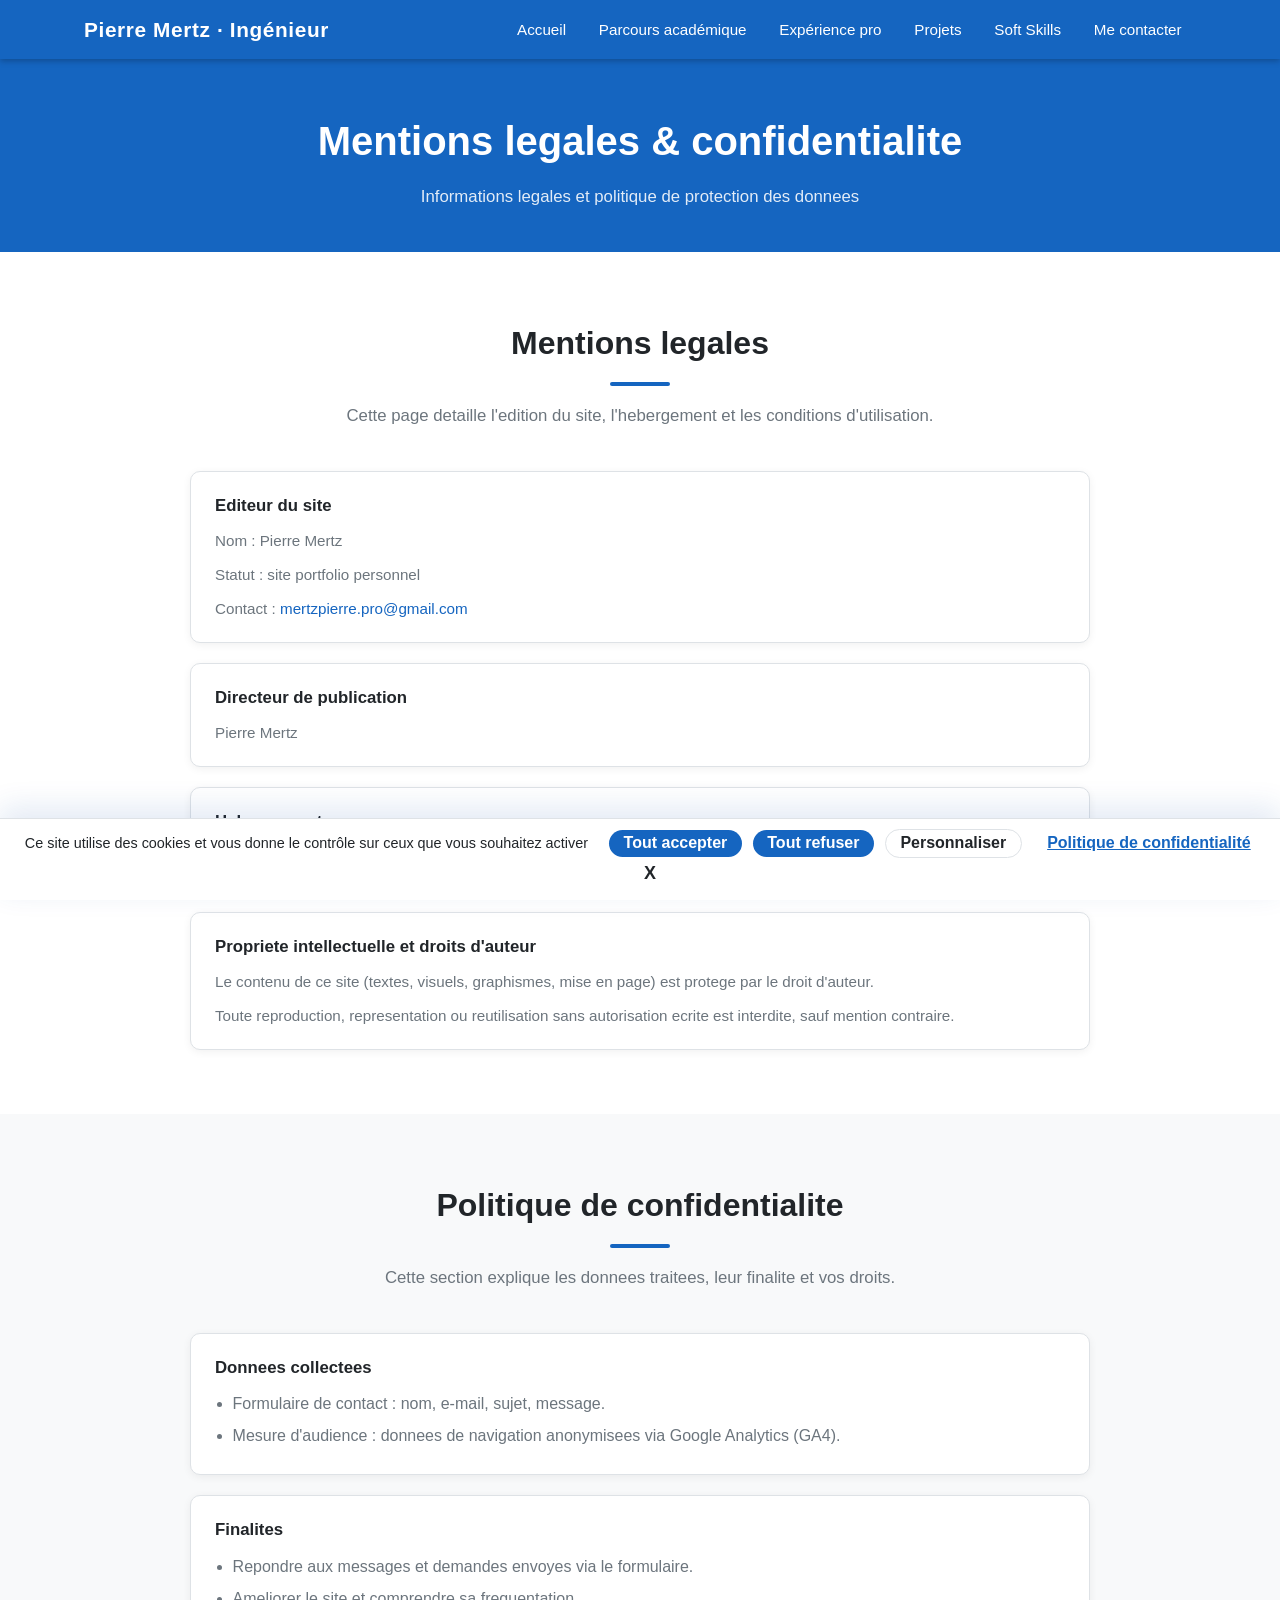
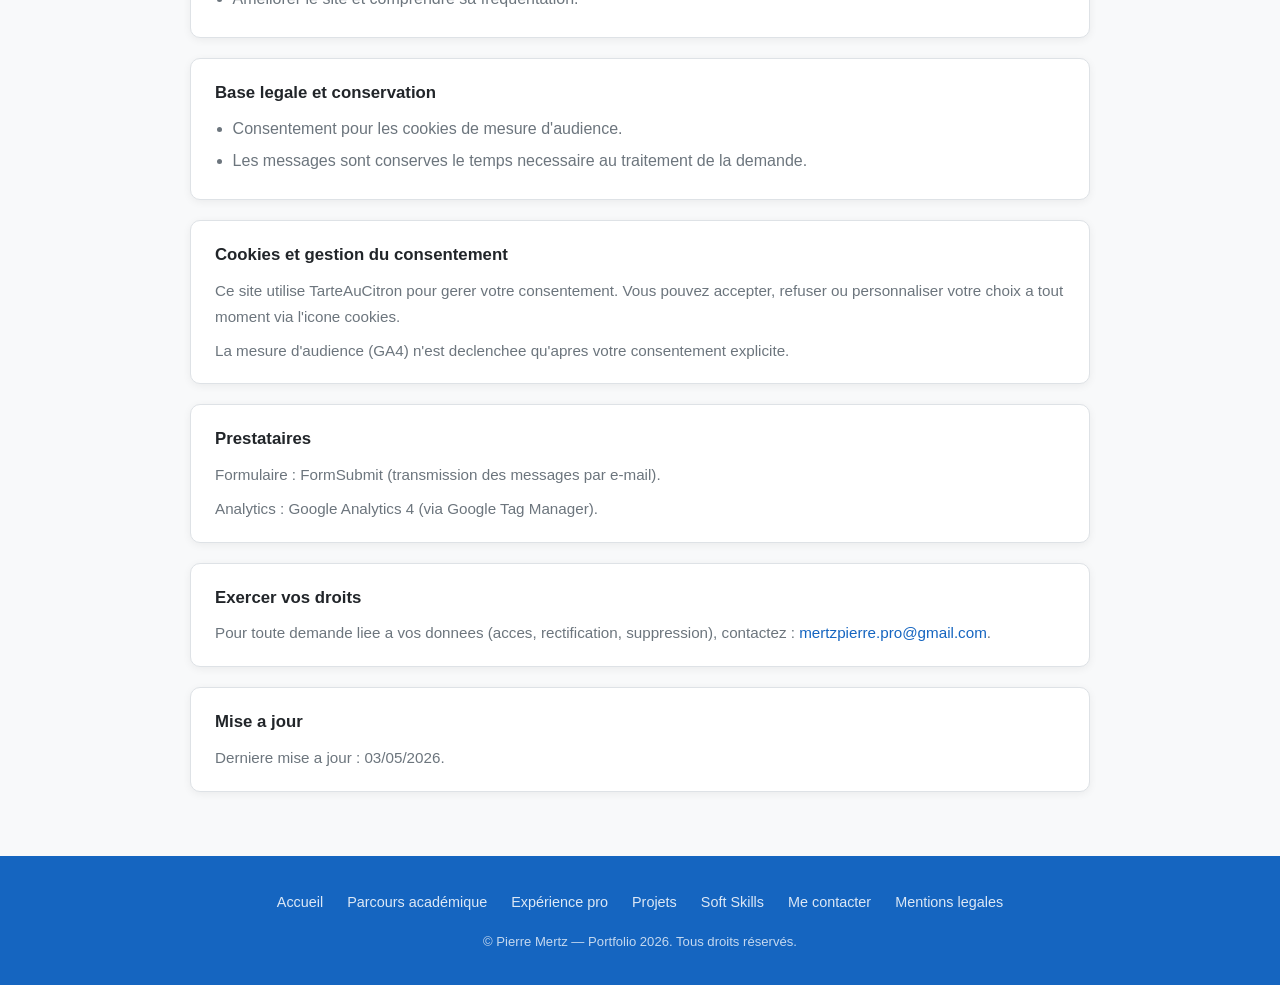
<file: mentions-legales/index.html>
<!DOCTYPE html>
<html lang="fr">
<head>
  <script src="/tarteaucitron/tarteaucitron.min.js"></script>

  <script type="text/javascript">
  tarteaucitron.init({
    "privacyUrl": "/mentions-legales/index.html",
    "bodyPosition": "top",

    "hashtag": "#tarteaucitron",
    "cookieName": "tarteaucitron",

    "orientation": "bottom",

    "groupServices": true,
    "showDetailsOnClick": true,
    "serviceDefaultState": "wait",

    "showAlertSmall": false,
    "cookieslist": false,
    "cookieslistEmbed": false,

    "closePopup": true,

    "showIcon": true,
    "iconPosition": "BottomRight",

    "adblocker": false,

    "DenyAllCta": true,
    "AcceptAllCta": true,
    "highPrivacy": true,
    "alwaysNeedConsent": false,

    "handleBrowserDNTRequest": false,

    "removeCredit": false,
    "moreInfoLink": true,

    "useExternalCss": false,
    "useExternalJs": false,

    "readmoreLink": "/mentions-legales/index.html",

    "mandatory": true,
    "mandatoryCta": false,

    "googleConsentMode": true,
    "bingConsentMode": true,
    "pianoConsentMode": true,
    "pianoConsentModeEssential": false,
    "softConsentMode": false,

    "dataLayer": false,
    "serverSide": false,

    "partnersList": true
  });
  </script>

  <script>
  (tarteaucitron.job = tarteaucitron.job || []).push('gcmanalyticsstorage');
  </script>
  <!-- Google Tag Manager -->
  <script>(function(w,d,s,l,i){w[l]=w[l]||[];w[l].push({'gtm.start':
  new Date().getTime(),event:'gtm.js'});var f=d.getElementsByTagName(s)[0],
  j=d.createElement(s),dl=l!='dataLayer'?'&l='+l:'';j.async=true;j.src=
  'https://www.googletagmanager.com/gtm.js?id='+i+dl;f.parentNode.insertBefore(j,f);
  })(window,document,'script','dataLayer','GTM-KD8CJ6P8');</script>
  <!-- End Google Tag Manager -->
  <!-- ============================================================
       mentions-legales/index.html — Mentions legales & confidentialite
       ============================================================ -->
  <meta charset="UTF-8" />
  <meta name="viewport" content="width=device-width, initial-scale=1.0" />
  <meta name="description" content="Mentions legales et politique de confidentialite du portfolio de Pierre Mertz." />

  <title>Mentions legales &amp; Politique de confidentialite — Portfolio de Pierre Mertz</title>

  <!-- Feuille de style principale -->
  <link rel="stylesheet" href="/assets/css/style.css" />
  <!-- Tarteaucitron CSS personnalisé -->
  <link rel="stylesheet" href="/assets/css/tarteaucitron-custom.css" />
</head>
<body>

  <!-- Google Tag Manager (noscript) -->
  <noscript><iframe src="https://www.googletagmanager.com/ns.html?id=GTM-KD8CJ6P8"
  height="0" width="0" style="display:none;visibility:hidden"></iframe></noscript>
  <!-- End Google Tag Manager (noscript) -->

  <!-- ── Point d'injection du header ── -->
  <div id="site-header"></div>

  <main>

    <!-- ══════════════════════════════════════════════════════════
         BANDEAU DE PAGE — Bleu, texte blanc
         ══════════════════════════════════════════════════════════ -->
    <section class="page-banner">
      <div class="container">
        <h1 class="page-banner__title">Mentions legales &amp; confidentialite</h1>
        <p class="page-banner__subtitle">Informations legales et politique de protection des donnees</p>
      </div>
    </section>

    <!-- ══════════════════════════════════════════════════════════
         CONTENU — Mentions legales
         ══════════════════════════════════════════════════════════ -->
    <section class="section">
      <div class="container">

        <h2 class="section__title">Mentions legales</h2>
        <div class="section-divider"></div>
        <p class="section__intro">Cette page detaille l'edition du site, l'hebergement et les conditions d'utilisation.</p>

        <div class="legal-content">
          <div class="legal-block">
            <h3>Editeur du site</h3>
            <p>Nom : Pierre Mertz</p>
            <p>Statut : site portfolio personnel</p>
            <p>Contact : <a href="mailto:mertzpierre.pro@gmail.com">mertzpierre.pro@gmail.com</a></p>
          </div>

          <div class="legal-block">
            <h3>Directeur de publication</h3>
            <p>Pierre Mertz</p>
          </div>

          <div class="legal-block">
            <h3>Hebergement</h3>
            <p>GitHub Pages — GitHub, Inc., 88 Colin P. Kelly Jr St, San Francisco, CA 94107, USA.</p>
          </div>

          <div class="legal-block">
            <h3>Propriete intellectuelle et droits d'auteur</h3>
            <p>Le contenu de ce site (textes, visuels, graphismes, mise en page) est protege par le droit d'auteur.</p>
            <p>Toute reproduction, representation ou reutilisation sans autorisation ecrite est interdite, sauf mention contraire.</p>
          </div>
        </div>
      </div>
    </section>

    <!-- ══════════════════════════════════════════════════════════
         CONTENU — Confidentialite
         ══════════════════════════════════════════════════════════ -->
    <section class="section section--gray">
      <div class="container">

        <h2 class="section__title">Politique de confidentialite</h2>
        <div class="section-divider"></div>
        <p class="section__intro">Cette section explique les donnees traitees, leur finalite et vos droits.</p>

        <div class="legal-content">
          <div class="legal-block">
            <h3>Donnees collectees</h3>
            <ul>
              <li>Formulaire de contact : nom, e-mail, sujet, message.</li>
              <li>Mesure d'audience : donnees de navigation anonymisees via Google Analytics (GA4).</li>
            </ul>
          </div>

          <div class="legal-block">
            <h3>Finalites</h3>
            <ul>
              <li>Repondre aux messages et demandes envoyes via le formulaire.</li>
              <li>Ameliorer le site et comprendre sa frequentation.</li>
            </ul>
          </div>

          <div class="legal-block">
            <h3>Base legale et conservation</h3>
            <ul>
              <li>Consentement pour les cookies de mesure d'audience.</li>
              <li>Les messages sont conserves le temps necessaire au traitement de la demande.</li>
            </ul>
          </div>

          <div class="legal-block">
            <h3>Cookies et gestion du consentement</h3>
            <p>Ce site utilise TarteAuCitron pour gerer votre consentement. Vous pouvez accepter, refuser ou personnaliser votre choix a tout moment via l'icone cookies.</p>
            <p>La mesure d'audience (GA4) n'est declenchee qu'apres votre consentement explicite.</p>
          </div>

          <div class="legal-block">
            <h3>Prestataires</h3>
            <p>Formulaire : FormSubmit (transmission des messages par e-mail).</p>
            <p>Analytics : Google Analytics 4 (via Google Tag Manager).</p>
          </div>

          <div class="legal-block">
            <h3>Exercer vos droits</h3>
            <p>Pour toute demande liee a vos donnees (acces, rectification, suppression), contactez : <a href="mailto:mertzpierre.pro@gmail.com">mertzpierre.pro@gmail.com</a>.</p>
          </div>

          <div class="legal-block">
            <h3>Mise a jour</h3>
            <p>Derniere mise a jour : 03/05/2026.</p>
          </div>
        </div>
      </div>
    </section>

  </main>

  <!-- ── Point d'injection du footer ── -->
  <div id="site-footer"></div>

  <!-- Script de chargement des composants (header & footer) -->
  <script src="/assets/js/components.js"></script>

  <!-- Tarteaucitron - Configuration des services -->
  <script src="/assets/js/tarteaucitron-services.js"></script>

</body>
</html>
</file>
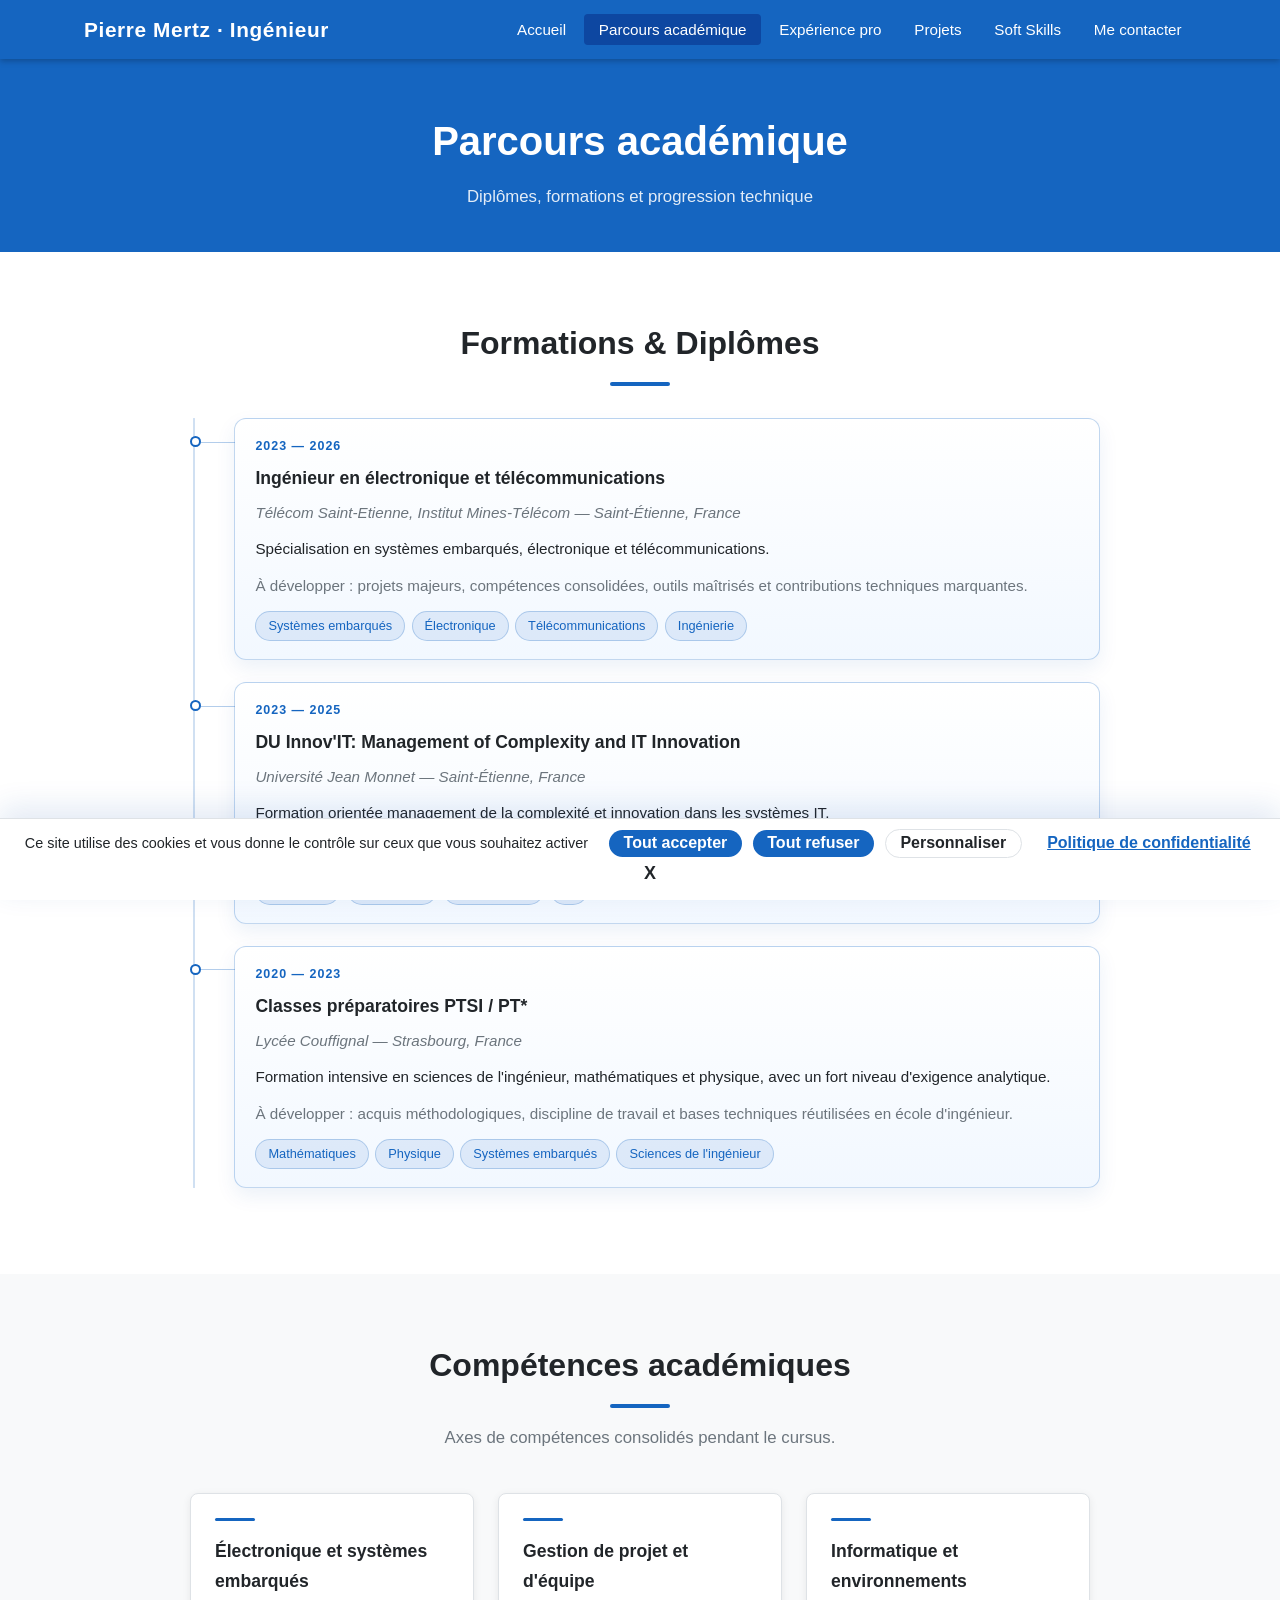
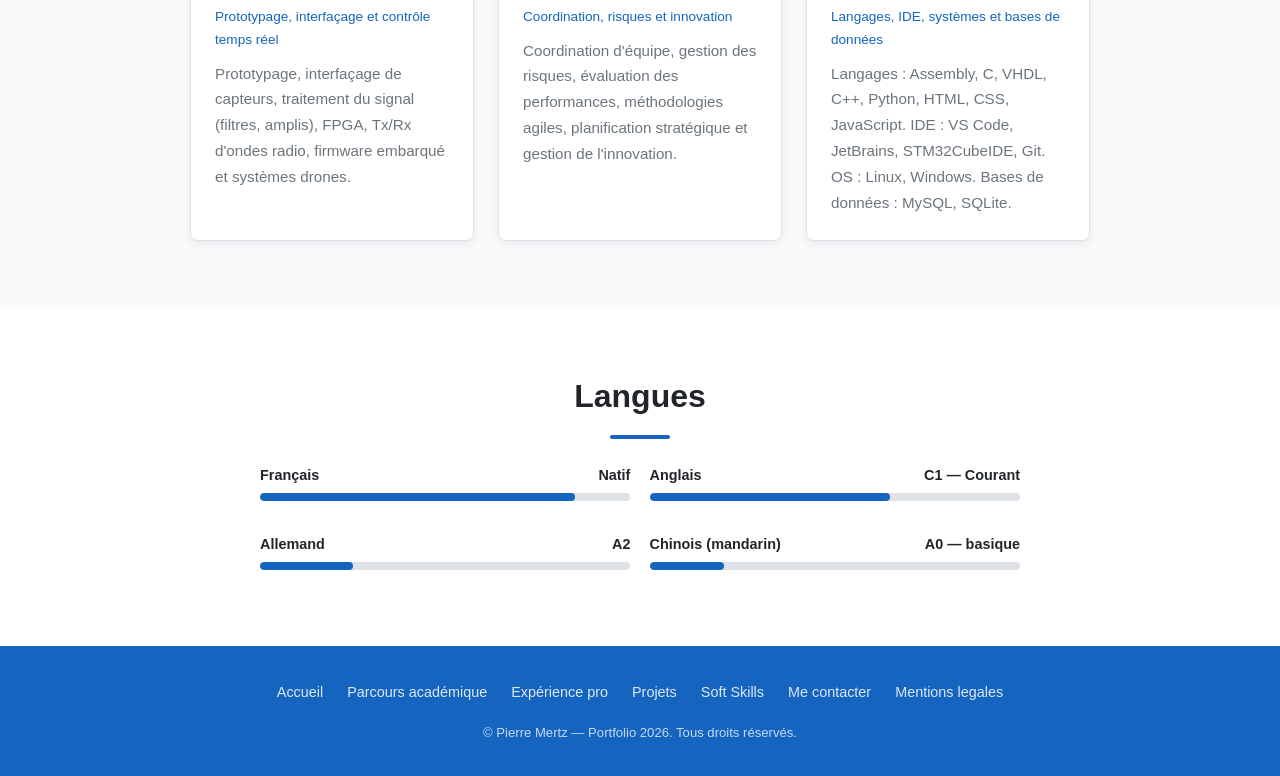
<file: parcours/index.html>
<!DOCTYPE html>
<html lang="fr">
<head>
  <script src="/tarteaucitron/tarteaucitron.min.js"></script>

  <script type="text/javascript">
  tarteaucitron.init({
    "privacyUrl": "/mentions-legales/index.html",
    "bodyPosition": "top",

    "hashtag": "#tarteaucitron",
    "cookieName": "tarteaucitron",

    "orientation": "bottom",

    "groupServices": true,
    "showDetailsOnClick": true,
    "serviceDefaultState": "wait",

    "showAlertSmall": false,
    "cookieslist": false,
    "cookieslistEmbed": false,

    "closePopup": true,

    "showIcon": true,
    "iconPosition": "BottomRight",

    "adblocker": false,

    "DenyAllCta": true,
    "AcceptAllCta": true,
    "highPrivacy": true,
    "alwaysNeedConsent": false,

    "handleBrowserDNTRequest": false,

    "removeCredit": false,
    "moreInfoLink": true,

    "useExternalCss": false,
    "useExternalJs": false,

    "readmoreLink": "/mentions-legales/index.html",

    "mandatory": true,
    "mandatoryCta": false,

    "googleConsentMode": true,
    "bingConsentMode": true,
    "pianoConsentMode": true,
    "pianoConsentModeEssential": false,
    "softConsentMode": false,

    "dataLayer": false,
    "serverSide": false,

    "partnersList": true
  });
  </script>

  <script>
  (tarteaucitron.job = tarteaucitron.job || []).push('gcmanalyticsstorage');
  </script>
  <!-- Google Tag Manager -->
  <script>(function(w,d,s,l,i){w[l]=w[l]||[];w[l].push({'gtm.start':
  new Date().getTime(),event:'gtm.js'});var f=d.getElementsByTagName(s)[0],
  j=d.createElement(s),dl=l!='dataLayer'?'&l='+l:'';j.async=true;j.src=
  'https://www.googletagmanager.com/gtm.js?id='+i+dl;f.parentNode.insertBefore(j,f);
  })(window,document,'script','dataLayer','GTM-KD8CJ6P8');</script>
  <!-- End Google Tag Manager -->
  <!-- ============================================================
       parcours/index.html — Parcours académique
       ============================================================ -->
  <meta charset="UTF-8" />
  <meta name="viewport" content="width=device-width, initial-scale=1.0" />
  <meta name="description" content="Parcours académique de Pierre Mertz : formations d'ingénieur, DU Innov'IT et classes préparatoires." />

  <title>Parcours académique — Portfolio de Pierre Mertz</title>

  <!-- Feuille de style principale (chemin depuis la racine) -->
  <link rel="stylesheet" href="/assets/css/style.css" />
  <!-- Tarteaucitron CSS personnalisé -->
  <link rel="stylesheet" href="/assets/css/tarteaucitron-custom.css" />
</head>
<body>

  <!-- Google Tag Manager (noscript) -->
  <noscript><iframe src="https://www.googletagmanager.com/ns.html?id=GTM-KD8CJ6P8"
  height="0" width="0" style="display:none;visibility:hidden"></iframe></noscript>
  <!-- End Google Tag Manager (noscript) -->

  <!-- ── Point d'injection du header ── -->
  <div id="site-header"></div>

  <main>

    <!-- ══════════════════════════════════════════════════════════
         BANDEAU DE PAGE — Bleu, texte blanc
         ══════════════════════════════════════════════════════════ -->
    <section class="page-banner">
      <div class="container">
        <h1 class="page-banner__title">Parcours académique</h1>
        <p class="page-banner__subtitle">Diplômes, formations et progression technique</p>
      </div>
    </section>

    <!-- ══════════════════════════════════════════════════════════
         SECTION DIPLÔMES — Timeline bleue sur fond blanc
         ══════════════════════════════════════════════════════════ -->
    <section class="section">
      <div class="container">

        <h2 class="section__title">Formations & Diplômes</h2>
        <div class="section-divider"></div>

        <!-- Timeline verticale avec ligne bleue -->
        <div class="timeline timeline--academic">

          <!-- Entrée 1 : Télécom Saint-Etienne -->
          <div class="timeline__item">
            <p class="timeline__date">2023 — 2026</p>
            <h3 class="timeline__title">Ingénieur en électronique et télécommunications</h3>
            <p class="timeline__subtitle">Télécom Saint-Etienne, Institut Mines-Télécom &mdash; Saint-Étienne, France</p>
            <p class="timeline__desc">
              Spécialisation en systèmes embarqués, électronique et télécommunications.
            </p>
            <p class="timeline__desc timeline__desc--hint">
              À développer : projets majeurs, compétences consolidées, outils maîtrisés
              et contributions techniques marquantes.
            </p>
            <!-- Tags des matières -->
            <div class="tag-list">
              <span class="tag">Systèmes embarqués</span>
              <span class="tag">Électronique</span>
              <span class="tag">Télécommunications</span>
              <span class="tag">Ingénierie</span>
            </div>
          </div>

          <!-- Entrée 2 : DU Innov'IT -->
          <div class="timeline__item">
            <p class="timeline__date">2023 — 2025</p>
            <h3 class="timeline__title">DU Innov'IT: Management of Complexity and IT Innovation</h3>
            <p class="timeline__subtitle">Université Jean Monnet &mdash; Saint-Étienne, France</p>
            <p class="timeline__desc">
              Formation orientée management de la complexité et innovation dans les systèmes IT.
            </p>
            <p class="timeline__desc timeline__desc--hint">
              À développer : méthodes abordées, mise en pratique en projet et valeur ajoutée
              sur la gestion d'équipes techniques.
            </p>
            <div class="tag-list">
              <span class="tag">Innovation</span>
              <span class="tag">Complexité</span>
              <span class="tag">Management</span>
              <span class="tag">IT</span>
            </div>
          </div>

          <!-- Entrée 3 : CPGE -->
          <div class="timeline__item">
            <p class="timeline__date">2020 — 2023</p>
            <h3 class="timeline__title">Classes préparatoires PTSI / PT*</h3>
            <p class="timeline__subtitle">Lycée Couffignal &mdash; Strasbourg, France</p>
            <p class="timeline__desc">
              Formation intensive en sciences de l'ingénieur, mathématiques et physique,
              avec un fort niveau d'exigence analytique.
            </p>
            <p class="timeline__desc timeline__desc--hint">
              À développer : acquis méthodologiques, discipline de travail et bases
              techniques réutilisées en école d'ingénieur.
            </p>
            <div class="tag-list">
              <span class="tag">Mathématiques</span>
              <span class="tag">Physique</span>
              <span class="tag">Systèmes embarqués</span>
              <span class="tag">Sciences de l'ingénieur</span>
            </div>
          </div>

        </div>
      </div>
    </section>

    <!-- ══════════════════════════════════════════════════════════
         SECTION COMPÉTENCES ACADÉMIQUES — Fond gris clair
         ══════════════════════════════════════════════════════════ -->
    <section class="section section--gray">
      <div class="container">

        <h2 class="section__title">Compétences académiques</h2>
        <div class="section-divider"></div>
        <p class="section__intro">Axes de compétences consolidés pendant le cursus.</p>

        <div class="cards-grid">

          <div class="card">
            <div class="card__accent"></div>
            <h3 class="card__title">Électronique et systèmes embarqués</h3>
            <p class="card__meta">Prototypage, interfaçage et contrôle temps réel</p>
            <p class="card__text">
              Prototypage, interfaçage de capteurs, traitement du signal (filtres, amplis),
              FPGA, Tx/Rx d'ondes radio, firmware embarqué et systèmes drones.
            </p>
          </div>

          <div class="card">
            <div class="card__accent"></div>
            <h3 class="card__title">Gestion de projet et d'équipe</h3>
            <p class="card__meta">Coordination, risques et innovation</p>
            <p class="card__text">
              Coordination d'équipe, gestion des risques, évaluation des performances,
              méthodologies agiles, planification stratégique et gestion de l'innovation.
            </p>
          </div>

          <div class="card">
            <div class="card__accent"></div>
            <h3 class="card__title">Informatique et environnements</h3>
            <p class="card__meta">Langages, IDE, systèmes et bases de données</p>
            <p class="card__text">
              Langages : Assembly, C, VHDL, C++, Python, HTML, CSS, JavaScript.
              IDE : VS Code, JetBrains, STM32CubeIDE, Git.
              OS : Linux, Windows. Bases de données : MySQL, SQLite.
            </p>
          </div>

        </div>

      </div>
    </section>

    <!-- ══════════════════════════════════════════════════════════
         SECTION LANGUES — Fond blanc
         ══════════════════════════════════════════════════════════ -->
    <section class="section">
      <div class="container">

        <h2 class="section__title">Langues</h2>
        <div class="section-divider"></div>

        <div class="skills-grid skills-grid--languages">
          <div class="skill">
            <div class="skill__name"><span>Français</span><span>Natif</span></div>
            <div class="skill__bar"><div class="skill__fill" style="width:85%"></div></div>
          </div>
          <div class="skill">
            <div class="skill__name"><span>Anglais</span><span>C1 — Courant</span></div>
            <div class="skill__bar"><div class="skill__fill" style="width:65%"></div></div>
          </div>
          <div class="skill">
            <div class="skill__name"><span>Allemand</span><span>A2</span></div>
            <div class="skill__bar"><div class="skill__fill" style="width:25%"></div></div>
          </div>
          <div class="skill">
            <div class="skill__name"><span>Chinois (mandarin)</span><span>A0 — basique</span></div>
            <div class="skill__bar"><div class="skill__fill" style="width:20%"></div></div>
          </div>
        </div>

      </div>
    </section>

  </main>

  <!-- ── Point d'injection du footer ── -->
  <div id="site-footer"></div>

  <!-- Script de chargement des composants (header & footer) -->
  <script src="/assets/js/components.js"></script>

  <!-- Tarteaucitron - Configuration des services -->
  <script src="/assets/js/tarteaucitron-services.js"></script>

</body>
</html>
</file>
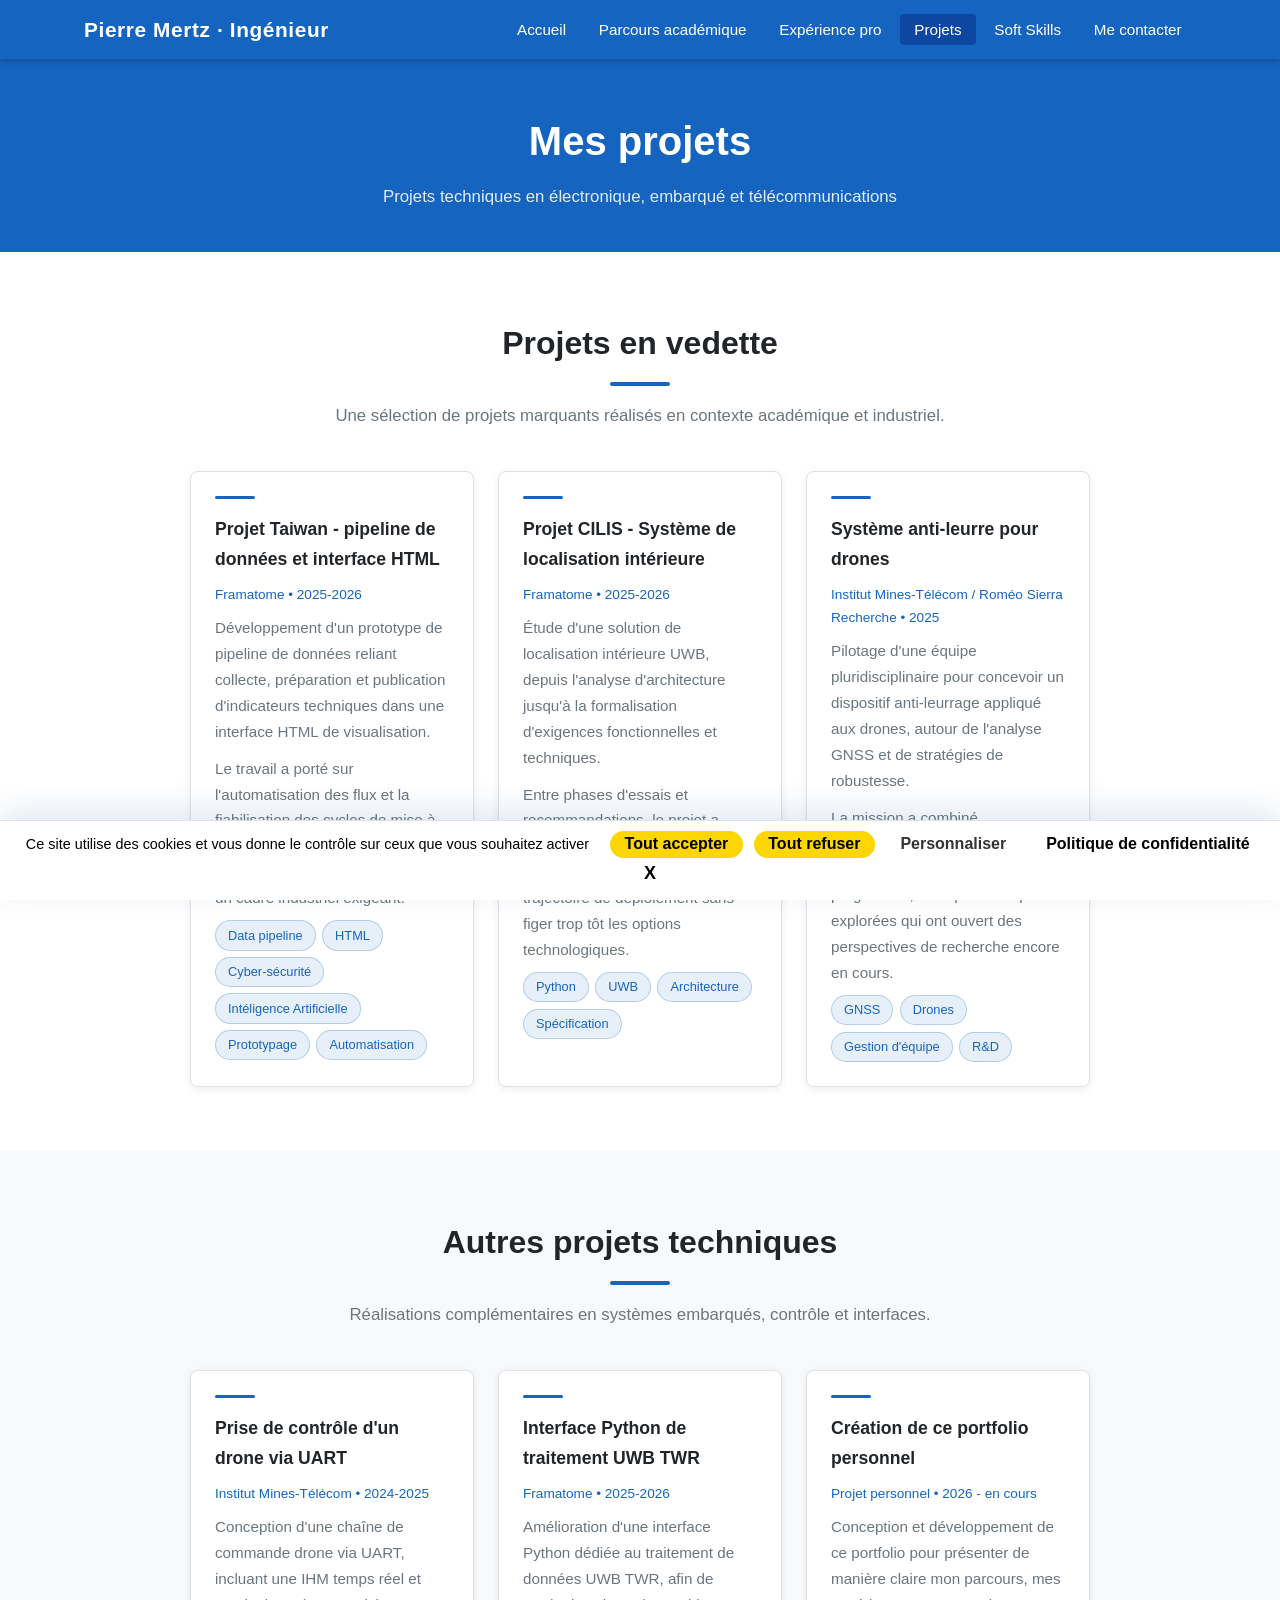
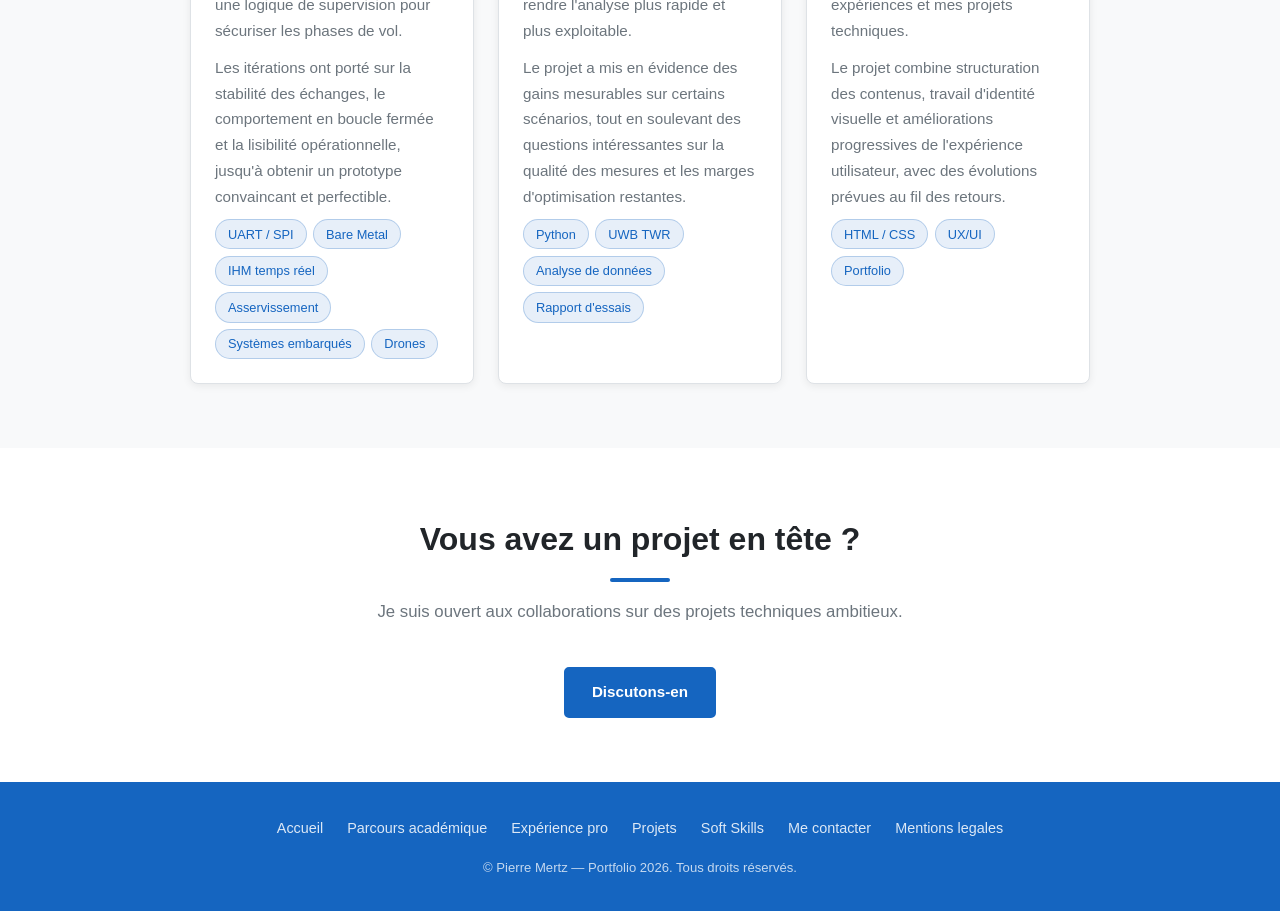
<file: projets/index.html>
<!DOCTYPE html>
<html lang="fr">
<head>
  <script src="/tarteaucitron/tarteaucitron.min.js"></script>

  <script type="text/javascript">
  tarteaucitron.init({
    "privacyUrl": "/mentions-legales/index.html",
    "bodyPosition": "top",

    "hashtag": "#tarteaucitron",
    "cookieName": "tarteaucitron",

    "orientation": "bottom",

    "groupServices": true,
    "showDetailsOnClick": true,
    "serviceDefaultState": "wait",

    "showAlertSmall": false,
    "cookieslist": false,
    "cookieslistEmbed": false,

    "closePopup": true,

    "showIcon": true,
    "iconPosition": "BottomRight",

    "adblocker": false,

    "DenyAllCta": true,
    "AcceptAllCta": true,
    "highPrivacy": true,
    "alwaysNeedConsent": false,

    "handleBrowserDNTRequest": false,

    "removeCredit": false,
    "moreInfoLink": true,

    "useExternalCss": false,
    "useExternalJs": false,

    "readmoreLink": "/mentions-legales/index.html",

    "mandatory": true,
    "mandatoryCta": false,

    "googleConsentMode": true,
    "bingConsentMode": true,
    "pianoConsentMode": true,
    "pianoConsentModeEssential": false,
    "softConsentMode": false,

    "dataLayer": false,
    "serverSide": false,

    "partnersList": true
  });
  </script>

  <script>
  (tarteaucitron.job = tarteaucitron.job || []).push('gcmanalyticsstorage');
  </script>
  <!-- Google Tag Manager -->
  <script>(function(w,d,s,l,i){w[l]=w[l]||[];w[l].push({'gtm.start':
  new Date().getTime(),event:'gtm.js'});var f=d.getElementsByTagName(s)[0],
  j=d.createElement(s),dl=l!='dataLayer'?'&l='+l:'';j.async=true;j.src=
  'https://www.googletagmanager.com/gtm.js?id='+i+dl;f.parentNode.insertBefore(j,f);
  })(window,document,'script','dataLayer','GTM-KD8CJ6P8');</script>
  <!-- End Google Tag Manager -->
  <!-- ============================================================
       projets/index.html — Projets personnels et académiques
       ============================================================ -->
  <meta charset="UTF-8" />
  <meta name="viewport" content="width=device-width, initial-scale=1.0" />
  <meta name="description" content="Projets de Pierre Mertz : UWB, systèmes drones, GNSS et prototypage embarqué." />

  <title>Projets — Portfolio de Pierre Mertz</title>

  <!-- Feuille de style principale -->
  <link rel="stylesheet" href="/assets/css/style.css" />

</head>
<body>

  <!-- Google Tag Manager (noscript) -->
  <noscript><iframe src="https://www.googletagmanager.com/ns.html?id=GTM-KD8CJ6P8"
  height="0" width="0" style="display:none;visibility:hidden"></iframe></noscript>
  <!-- End Google Tag Manager (noscript) -->

  <!-- ── Point d'injection du header ── -->
  <div id="site-header"></div>

  <main>

    <!-- ══════════════════════════════════════════════════════════
         BANDEAU DE PAGE — Bleu, texte blanc
         ══════════════════════════════════════════════════════════ -->
    <section class="page-banner">
      <div class="container">
        <h1 class="page-banner__title">Mes projets</h1>
        <p class="page-banner__subtitle">Projets techniques en électronique, embarqué et télécommunications</p>
      </div>
    </section>

    <!-- ══════════════════════════════════════════════════════════
         SECTION PROJETS EN VEDETTE — Fond blanc
         ══════════════════════════════════════════════════════════ -->
    <section class="section">
      <div class="container">

        <h2 class="section__title">Projets en vedette</h2>
        <div class="section-divider"></div>
        <p class="section__intro">Une sélection de projets marquants réalisés en contexte académique et industriel.</p>

        <div class="cards-grid">

          <!-- Projet 1 -->
          <div class="card">
            <div class="card__accent"></div>
            <h3 class="card__title">Projet Taiwan - pipeline de données et interface HTML</h3>
            <p class="card__meta">Framatome &bull; 2025-2026</p>
            <p class="card__text">
              Développement d'un prototype de pipeline de données reliant collecte, préparation et publication
              d'indicateurs techniques dans une interface HTML de visualisation.
            </p>
            <p class="card__text" style="margin-top:0.7rem;">
              Le travail a porté sur l'automatisation des flux et la fiabilisation des cycles de mise à jour,
              avec des choix d'architecture pensés pour rester évolutifs dans un cadre industriel exigeant.
            </p>
            <div class="tag-list">
              <span class="tag">Data pipeline</span>
              <span class="tag">HTML</span>
              <span class="tag">Cyber-sécurité</span>
              <span class="tag">Intéligence Artificielle</span>
              <span class="tag">Prototypage</span>
              <span class="tag">Automatisation</span>
            </div>
          </div>

          <!-- Projet 2 -->
          <div class="card">
            <div class="card__accent"></div>
            <h3 class="card__title">Projet CILIS - Système de localisation intérieure</h3>
            <p class="card__meta">Framatome &bull; 2025-2026</p>
            <p class="card__text">
              Étude d'une solution de localisation intérieure UWB, depuis l'analyse d'architecture
              jusqu'à la formalisation d'exigences fonctionnelles et techniques.
            </p>
            <p class="card__text" style="margin-top:0.7rem;">
              Entre phases d'essais et recommandations, le projet a permis d'identifier les leviers de performance
              et d'orienter une trajectoire de déploiement sans figer trop tôt les options technologiques.
            </p>
            <div class="tag-list">
              <span class="tag">Python</span>
              <span class="tag">UWB</span>
              <span class="tag">Architecture</span>
              <span class="tag">Spécification</span>
            </div>
          </div>

          <!-- Projet 3 -->
          <div class="card">
            <div class="card__accent"></div>
            <h3 class="card__title">Système anti-leurre pour drones</h3>
            <p class="card__meta">Institut Mines-Télécom / Roméo Sierra Recherche &bull; 2025</p>
            <p class="card__text">
              Pilotage d'une équipe pluridisciplinaire pour concevoir un dispositif anti-leurrage appliqué aux drones,
              autour de l'analyse GNSS et de stratégies de robustesse.
            </p>
            <p class="card__text" style="margin-top:0.7rem;">
              La mission a combiné coordination, arbitrages techniques et validation progressive,
              avec plusieurs pistes explorées qui ont ouvert des perspectives de recherche encore en cours.
            </p>
            <div class="tag-list">
              <span class="tag">GNSS</span>
              <span class="tag">Drones</span>
              <span class="tag">Gestion d'équipe</span>
              <span class="tag">R&D</span>
            </div>
          </div>

        </div>

      </div>
    </section>

    <!-- ══════════════════════════════════════════════════════════
         SECTION AUTRES PROJETS — Fond gris clair
         ══════════════════════════════════════════════════════════ -->
    <section class="section section--gray">
      <div class="container">

        <h2 class="section__title">Autres projets techniques</h2>
        <div class="section-divider"></div>
        <p class="section__intro">Réalisations complémentaires en systèmes embarqués, contrôle et interfaces.</p>

        <div class="cards-grid">

          <!-- Projet 4 -->
          <div class="card">
            <div class="card__accent"></div>
            <h3 class="card__title">Prise de contrôle d'un drone via UART</h3>
            <p class="card__meta">Institut Mines-Télécom &bull; 2024-2025</p>
            <p class="card__text">
              Conception d'une chaîne de commande drone via UART, incluant une IHM temps réel
              et une logique de supervision pour sécuriser les phases de vol.
            </p>
            <p class="card__text" style="margin-top:0.7rem;">
              Les itérations ont porté sur la stabilité des échanges, le comportement en boucle fermée
              et la lisibilité opérationnelle, jusqu'à obtenir un prototype convaincant et perfectible.
            </p>
            <div class="tag-list">
              <span class="tag">UART / SPI</span>
              <span class="tag">Bare Metal</span>
              <span class="tag">IHM temps réel</span>
              <span class="tag">Asservissement</span>
              <span class="tag">Systèmes embarqués</span>
              <span class="tag">Drones</span>
            </div>
          </div>

          <!-- Projet 5 -->
          <div class="card">
            <div class="card__accent"></div>
            <h3 class="card__title">Interface Python de traitement UWB TWR</h3>
            <p class="card__meta">Framatome &bull; 2025-2026</p>
            <p class="card__text">
              Amélioration d'une interface Python dédiée au traitement de données UWB TWR,
              afin de rendre l'analyse plus rapide et plus exploitable.
            </p>
            <p class="card__text" style="margin-top:0.7rem;">
              Le projet a mis en évidence des gains mesurables sur certains scénarios,
              tout en soulevant des questions intéressantes sur la qualité des mesures et les marges d'optimisation restantes.
            </p>
            <div class="tag-list">
              <span class="tag">Python</span>
              <span class="tag">UWB TWR</span>
              <span class="tag">Analyse de données</span>
              <span class="tag">Rapport d'essais</span>
            </div>
          </div>

          <!-- Projet 6 -->
          <div class="card">
            <div class="card__accent"></div>
            <h3 class="card__title">Création de ce portfolio personnel</h3>
            <p class="card__meta">Projet personnel &bull; 2026 - en cours</p>
            <p class="card__text">
              Conception et développement de ce portfolio pour présenter de manière claire
              mon parcours, mes expériences et mes projets techniques.
            </p>
            <p class="card__text" style="margin-top:0.7rem;">
              Le projet combine structuration des contenus, travail d'identité visuelle et améliorations progressives
              de l'expérience utilisateur, avec des évolutions prévues au fil des retours.
            </p>
            <div class="tag-list">
              <span class="tag">HTML / CSS</span>
              <span class="tag">UX/UI</span>
              <span class="tag">Portfolio</span>
            </div>
          </div>

        </div>

      </div>
    </section>

    <!-- ══════════════════════════════════════════════════════════
         SECTION APPEL À L'ACTION
         ══════════════════════════════════════════════════════════ -->
    <section class="section">
      <div class="container" style="text-align:center;">
        <h2 class="section__title">Vous avez un projet en tête ?</h2>
        <div class="section-divider"></div>
        <p class="section__intro">Je suis ouvert aux collaborations sur des projets techniques ambitieux.</p>
        <a href="/contact/index.html" class="btn btn--blue">Discutons-en</a>
      </div>
    </section>

  </main>

  <!-- ── Point d'injection du footer ── -->
  <div id="site-footer"></div>

  <!-- Script de chargement des composants (header & footer) -->
  <script src="/assets/js/components.js"></script>

  <!-- Tarteaucitron - Configuration des services -->
  <script src="/assets/js/tarteaucitron-services.js"></script>

</body>
</html>
</file>
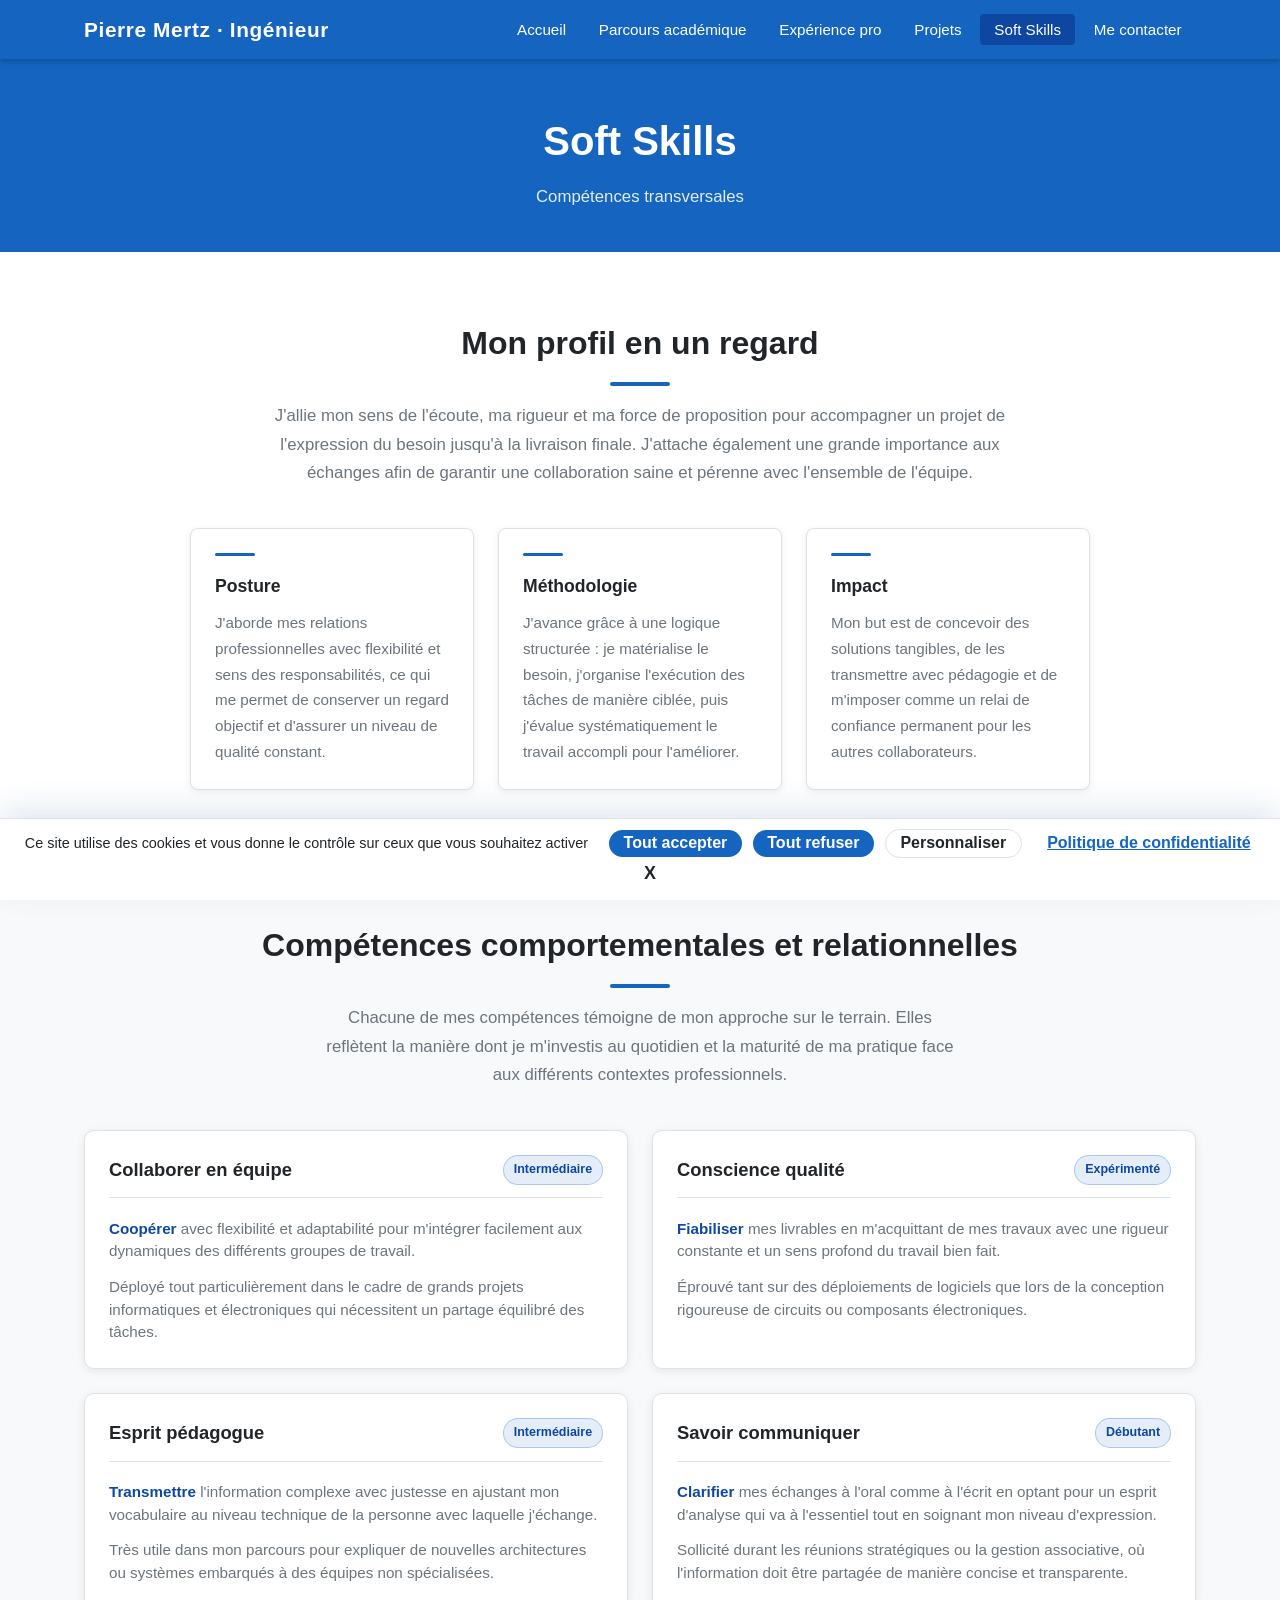
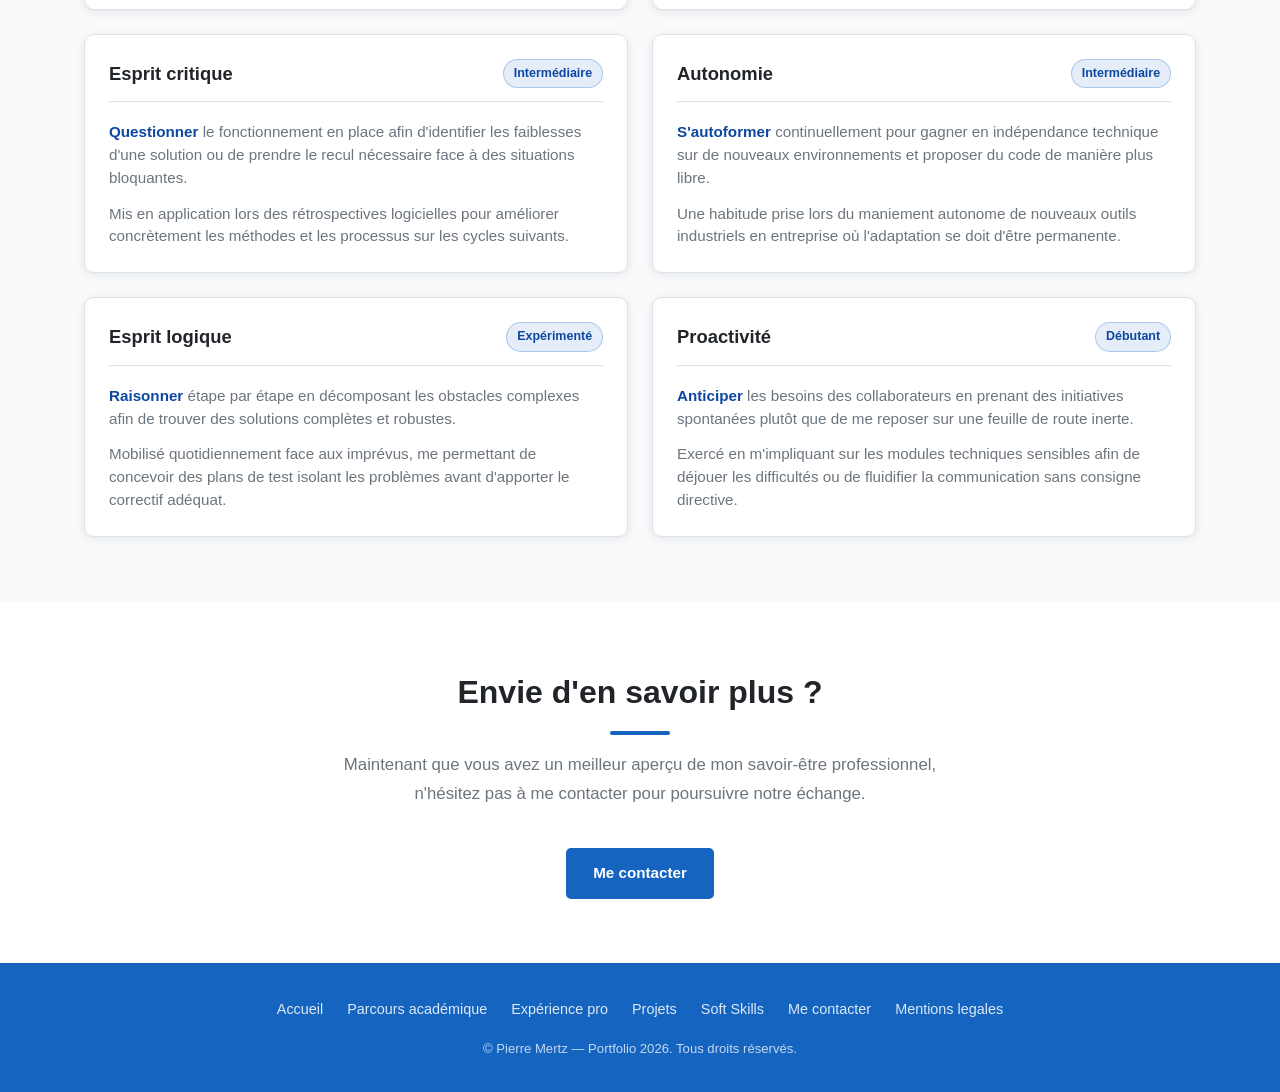
<file: soft-skills/index.html>
<!DOCTYPE html>
<html lang="fr">
<head>
  <script src="/tarteaucitron/tarteaucitron.min.js"></script>

  <script type="text/javascript">
  tarteaucitron.init({
    "privacyUrl": "/mentions-legales/index.html",
    "bodyPosition": "top",

    "hashtag": "#tarteaucitron",
    "cookieName": "tarteaucitron",

    "orientation": "bottom",

    "groupServices": true,
    "showDetailsOnClick": true,
    "serviceDefaultState": "wait",

    "showAlertSmall": false,
    "cookieslist": false,
    "cookieslistEmbed": false,

    "closePopup": true,

    "showIcon": true,
    "iconPosition": "BottomRight",

    "adblocker": false,

    "DenyAllCta": true,
    "AcceptAllCta": true,
    "highPrivacy": true,
    "alwaysNeedConsent": false,

    "handleBrowserDNTRequest": false,

    "removeCredit": false,
    "moreInfoLink": true,

    "useExternalCss": false,
    "useExternalJs": false,

    "readmoreLink": "/mentions-legales/index.html",

    "mandatory": true,
    "mandatoryCta": false,

    "googleConsentMode": true,
    "bingConsentMode": true,
    "pianoConsentMode": true,
    "pianoConsentModeEssential": false,
    "softConsentMode": false,

    "dataLayer": false,
    "serverSide": false,

    "partnersList": true
  });
  </script>

  <script>
  (tarteaucitron.job = tarteaucitron.job || []).push('gcmanalyticsstorage');
  </script>
  <!-- Google Tag Manager -->
  <script>(function(w,d,s,l,i){w[l]=w[l]||[];w[l].push({'gtm.start':
  new Date().getTime(),event:'gtm.js'});var f=d.getElementsByTagName(s)[0],
  j=d.createElement(s),dl=l!='dataLayer'?'&l='+l:'';j.async=true;j.src=
  'https://www.googletagmanager.com/gtm.js?id='+i+dl;f.parentNode.insertBefore(j,f);
  })(window,document,'script','dataLayer','GTM-KD8CJ6P8');</script>
  <!-- End Google Tag Manager -->
  <!-- ============================================================
       soft-skills/index.html — Compétences transversales
       ============================================================ -->
  <meta charset="UTF-8" />
  <meta name="viewport" content="width=device-width, initial-scale=1.0" />
  <meta name="description" content="Profil des compétences transversales (Soft Skills) de Pierre Mertz." />
  <title>Soft skills — Portfolio de Pierre Mertz</title>

  <link rel="stylesheet" href="/assets/css/style.css" />

  <style>
    .soft-grid {
      display: grid;
      grid-template-columns: repeat(2, minmax(0, 1fr));
      gap: 1.5rem;
      margin-top: 2rem;
    }

    .soft-card {
      background-color: #ffffff;
      border: 1px solid var(--color-border);
      border-radius: 10px;
      padding: 1.5rem;
      box-shadow: 0 2px 10px rgba(0, 0, 0, 0.08);
      transition: transform var(--transition), box-shadow var(--transition);
    }

    .soft-card:hover {
      transform: translateY(-3px);
      box-shadow: 0 8px 18px rgba(0, 0, 0, 0.12);
    }

    .soft-card__head {
      display: flex;
      align-items: center;
      justify-content: space-between;
      gap: 0.6rem;
      margin-bottom: 1.2rem;
      padding-bottom: 0.8rem;
      border-bottom: 1px solid var(--color-border);
    }

    .soft-card__title {
      margin: 0;
      font-size: 1.15rem;
      color: var(--color-text);
      line-height: 1.3;
      font-weight: 700;
    }

    .soft-description {
      margin: 0;
      font-size: 0.95rem;
      color: var(--color-text-muted);
      line-height: 1.5;
    }

    .soft-description p {
      margin: 0 0 0.8rem 0;
    }

    .soft-description p:last-child {
      margin-bottom: 0;
    }

    .soft-description strong {
      color: var(--color-primary-dk);
      font-weight: 700;
    }
    
    .soft-badge {
      display: inline-block;
      border-radius: 999px;
      border: 1px solid rgba(21, 101, 192, 0.28);
      background-color: rgba(21, 101, 192, 0.11);
      color: var(--color-primary-dk);
      font-size: 0.78rem;
      font-weight: 700;
      padding: 0.2rem 0.62rem;
    }

    @media (max-width: 980px) {
      .soft-grid {
        grid-template-columns: 1fr;
      }
    }
  </style>
  <!-- Tarteaucitron CSS personnalisé -->
  <link rel="stylesheet" href="/assets/css/tarteaucitron-custom.css" />
</head>
<body>

  <!-- Google Tag Manager (noscript) -->
  <noscript><iframe src="https://www.googletagmanager.com/ns.html?id=GTM-KD8CJ6P8"
  height="0" width="0" style="display:none;visibility:hidden"></iframe></noscript>
  <!-- End Google Tag Manager (noscript) -->

  <div id="site-header"></div>

  <main>

    <section class="page-banner">
      <div class="container">
        <h1 class="page-banner__title">Soft Skills</h1>
        <p class="page-banner__subtitle">Compétences transversales</p>
      </div>
    </section>

    <section class="section">
      <div class="container">
        <h2 class="section__title">Mon profil en un regard</h2>
        <div class="section-divider"></div>
        <p class="section__intro" style="max-width: 760px;">
          J'allie mon sens de l'écoute, ma rigueur et ma force de proposition pour accompagner un projet de l'expression du besoin jusqu'à la livraison finale. J'attache également une grande importance aux échanges afin de garantir une collaboration saine et pérenne avec l'ensemble de l'équipe.
        </p>

        <div class="cards-grid">
          <div class="card">
            <div class="card__accent"></div>
            <h3 class="card__title">Posture</h3>
            <p class="card__text">
              J'aborde mes relations professionnelles avec flexibilité et sens des responsabilités, ce qui me permet de conserver un regard objectif et d'assurer un niveau de qualité constant.
            </p>
          </div>

          <div class="card">
            <div class="card__accent"></div>
            <h3 class="card__title">Méthodologie</h3>
            <p class="card__text">
              J'avance grâce à une logique structurée : je matérialise le besoin, j'organise l'exécution des tâches de manière ciblée, puis j'évalue systématiquement le travail accompli pour l'améliorer.
            </p>
          </div>

          <div class="card">
            <div class="card__accent"></div>
            <h3 class="card__title">Impact</h3>
            <p class="card__text">
              Mon but est de concevoir des solutions tangibles, de les transmettre avec pédagogie et de m'imposer comme un relai de confiance permanent pour les autres collaborateurs.
            </p>
          </div>
        </div>
      </div>
    </section>

    <section id="soft-skills" class="section section--gray">
      <div class="container">
        <h2 class="section__title">Compétences comportementales et relationnelles</h2>
        <div class="section-divider"></div>
        <p class="section__intro">
          Chacune de mes compétences témoigne de mon approche sur le terrain. Elles reflètent la manière dont je m'investis au quotidien et la maturité de ma pratique face aux différents contextes professionnels.
        </p>

        <div class="soft-grid">

          <!-- Carte : Collaborer / Savoir travailler en équipe -->
          <article class="soft-card">
            <div class="soft-card__head">
              <h3 class="soft-card__title">Collaborer en équipe</h3>
              <span class="soft-badge">Intermédiaire</span>
            </div>
            <div class="soft-description">
              <p><strong>Coopérer</strong> avec flexibilité et adaptabilité pour m'intégrer facilement aux dynamiques des différents groupes de travail.</p>
              <p>Déployé tout particulièrement dans le cadre de grands projets informatiques et électroniques qui nécessitent un partage équilibré des tâches.</p>
            </div>
          </article>

          <!-- Carte : Avoir une conscience qualité -->
          <article class="soft-card">
            <div class="soft-card__head">
              <h3 class="soft-card__title">Conscience qualité</h3>
              <span class="soft-badge">Expérimenté</span>
            </div>
            <div class="soft-description">
              <p><strong>Fiabiliser</strong> mes livrables en m'acquittant de mes travaux avec une rigueur constante et un sens profond du travail bien fait.</p>
              <p>Éprouvé tant sur des déploiements de logiciels que lors de la conception rigoureuse de circuits ou composants électroniques.</p>
            </div>
          </article>

          <!-- Carte : Etre pédagogue -->
          <article class="soft-card">
            <div class="soft-card__head">
              <h3 class="soft-card__title">Esprit pédagogue</h3>
              <span class="soft-badge">Intermédiaire</span>
            </div>
            <div class="soft-description">
              <p><strong>Transmettre</strong> l'information complexe avec justesse en ajustant mon vocabulaire au niveau technique de la personne avec laquelle j'échange.</p>
              <p>Très utile dans mon parcours pour expliquer de nouvelles architectures ou systèmes embarqués à des équipes non spécialisées.</p>
            </div>
          </article>

          <!-- Carte : Savoir communiquer -->
          <article class="soft-card">
            <div class="soft-card__head">
              <h3 class="soft-card__title">Savoir communiquer</h3>
              <span class="soft-badge">Débutant</span>
            </div>
            <div class="soft-description">
              <p><strong>Clarifier</strong> mes échanges à l'oral comme à l'écrit en optant pour un esprit d'analyse qui va à l'essentiel tout en soignant mon niveau d'expression.</p>
              <p>Sollicité durant les réunions stratégiques ou la gestion associative, où l'information doit être partagée de manière concise et transparente.</p>
            </div>
          </article>

          <!-- Carte : Avoir de l'esprit critique -->
          <article class="soft-card">
            <div class="soft-card__head">
              <h3 class="soft-card__title">Esprit critique</h3>
              <span class="soft-badge">Intermédiaire</span>
            </div>
            <div class="soft-description">
              <p><strong>Questionner</strong> le fonctionnement en place afin d'identifier les faiblesses d'une solution ou de prendre le recul nécessaire face à des situations bloquantes.</p>
              <p>Mis en application lors des rétrospectives logicielles pour améliorer concrètement les méthodes et les processus sur les cycles suivants.</p>
            </div>
          </article>

          <!-- Carte : Autonomie -->
          <article class="soft-card">
            <div class="soft-card__head">
              <h3 class="soft-card__title">Autonomie</h3>
              <span class="soft-badge">Intermédiaire</span>
            </div>
            <div class="soft-description">
              <p><strong>S'autoformer</strong> continuellement pour gagner en indépendance technique sur de nouveaux environnements et proposer du code de manière plus libre.</p>
              <p>Une habitude prise lors du maniement autonome de nouveaux outils industriels en entreprise où l'adaptation se doit d'être permanente.</p>
            </div>
          </article>

          <!-- Carte : Esprit logique -->
          <article class="soft-card">
            <div class="soft-card__head">
              <h3 class="soft-card__title">Esprit logique</h3>
              <span class="soft-badge">Expérimenté</span>
            </div>
            <div class="soft-description">
              <p><strong>Raisonner</strong> étape par étape en décomposant les obstacles complexes afin de trouver des solutions complètes et robustes.</p>
              <p>Mobilisé quotidiennement face aux imprévus, me permettant de concevoir des plans de test isolant les problèmes avant d'apporter le correctif adéquat.</p>
            </div>
          </article>

          <!-- Carte : Proactivité -->
          <article class="soft-card">
            <div class="soft-card__head">
              <h3 class="soft-card__title">Proactivité</h3>
              <span class="soft-badge">Débutant</span>
            </div>
            <div class="soft-description">
              <p><strong>Anticiper</strong> les besoins des collaborateurs en prenant des initiatives spontanées plutôt que de me reposer sur une feuille de route inerte.</p>
              <p>Exercé en m'impliquant sur les modules techniques sensibles afin de déjouer les difficultés ou de fluidifier la communication sans consigne directive.</p>
            </div>
          </article>

        </div>
      </div>
    </section>

    <section class="section">
      <div class="container" style="text-align:center;">
        <h2 class="section__title">Envie d'en savoir plus ?</h2>
        <div class="section-divider"></div>
        <p class="section__intro">
          Maintenant que vous avez un meilleur aperçu de mon savoir-être professionnel, n'hésitez pas à me contacter pour poursuivre notre échange.
        </p>
        <a href="/contact/index.html" class="btn btn--blue">Me contacter</a>
      </div>
    </section>

  </main>

  <div id="site-footer"></div>

  <script src="/assets/js/components.js"></script>

</body>
</html>
</file>
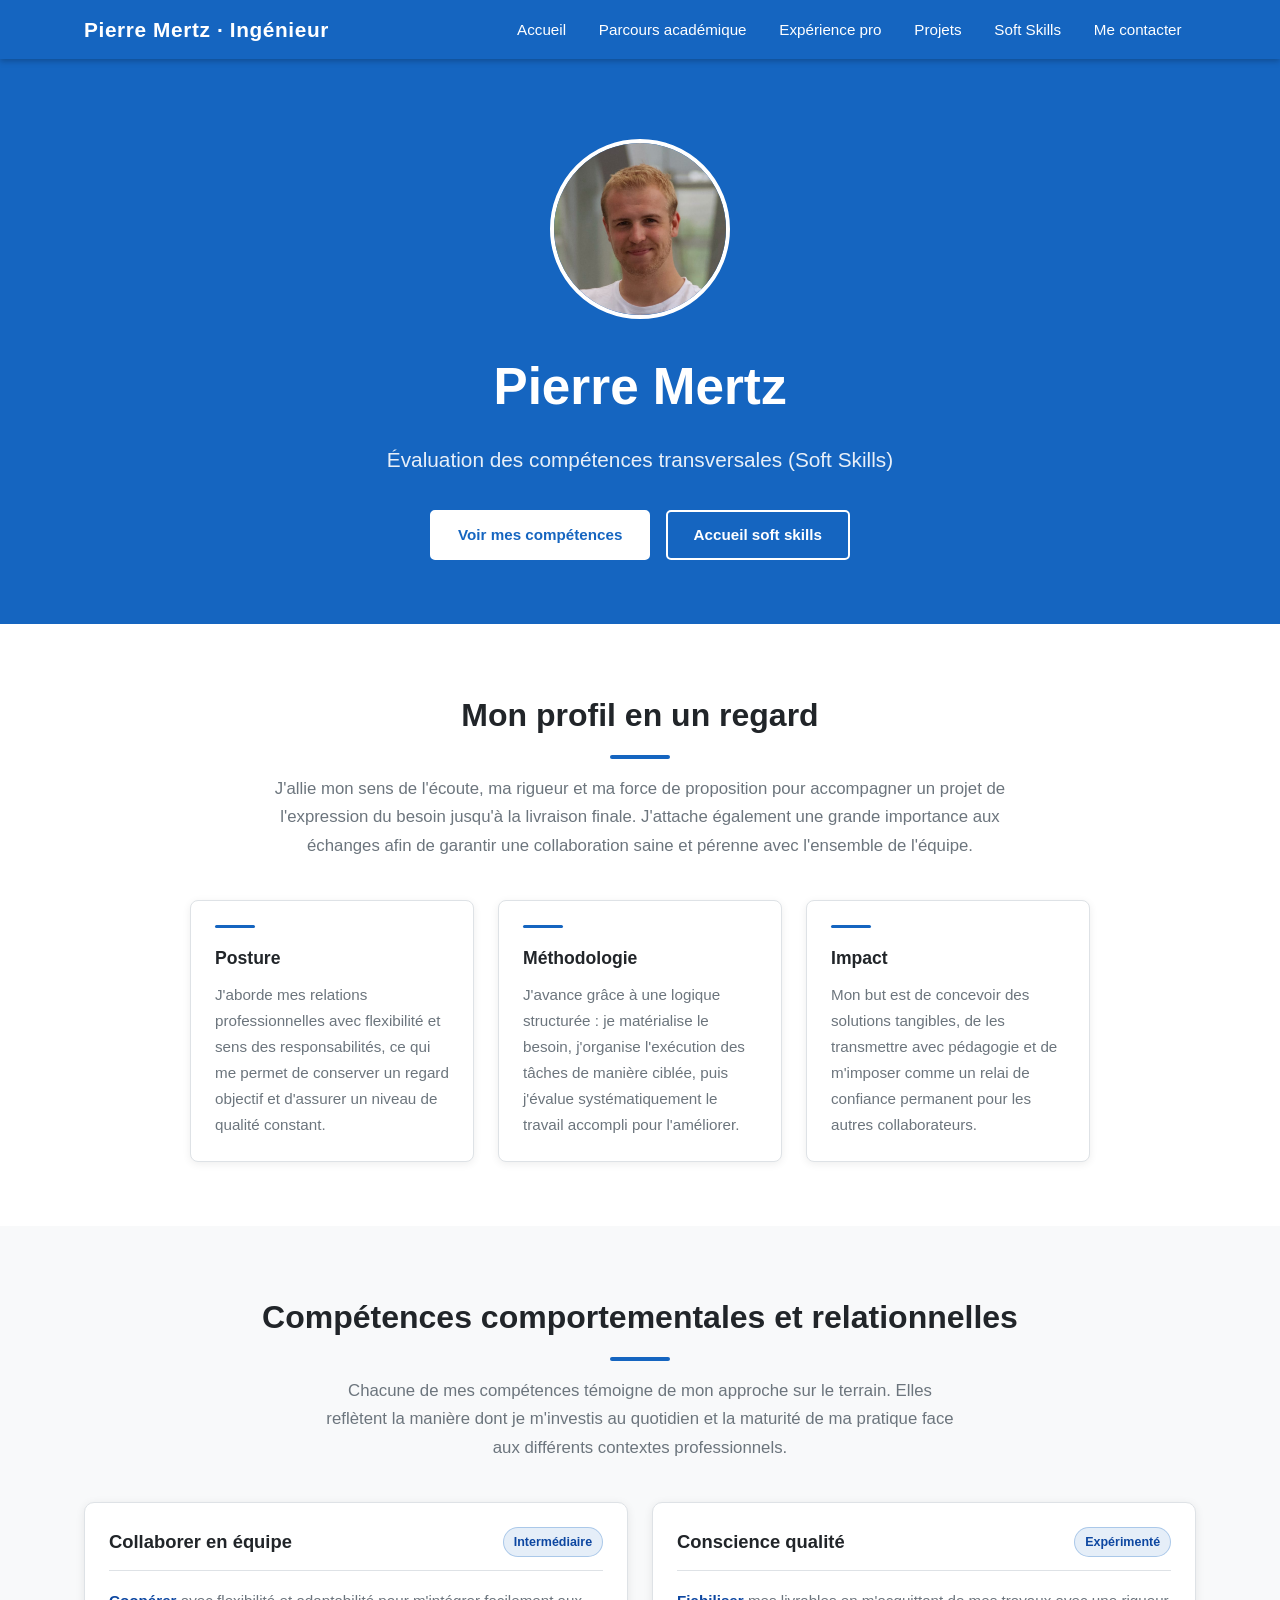
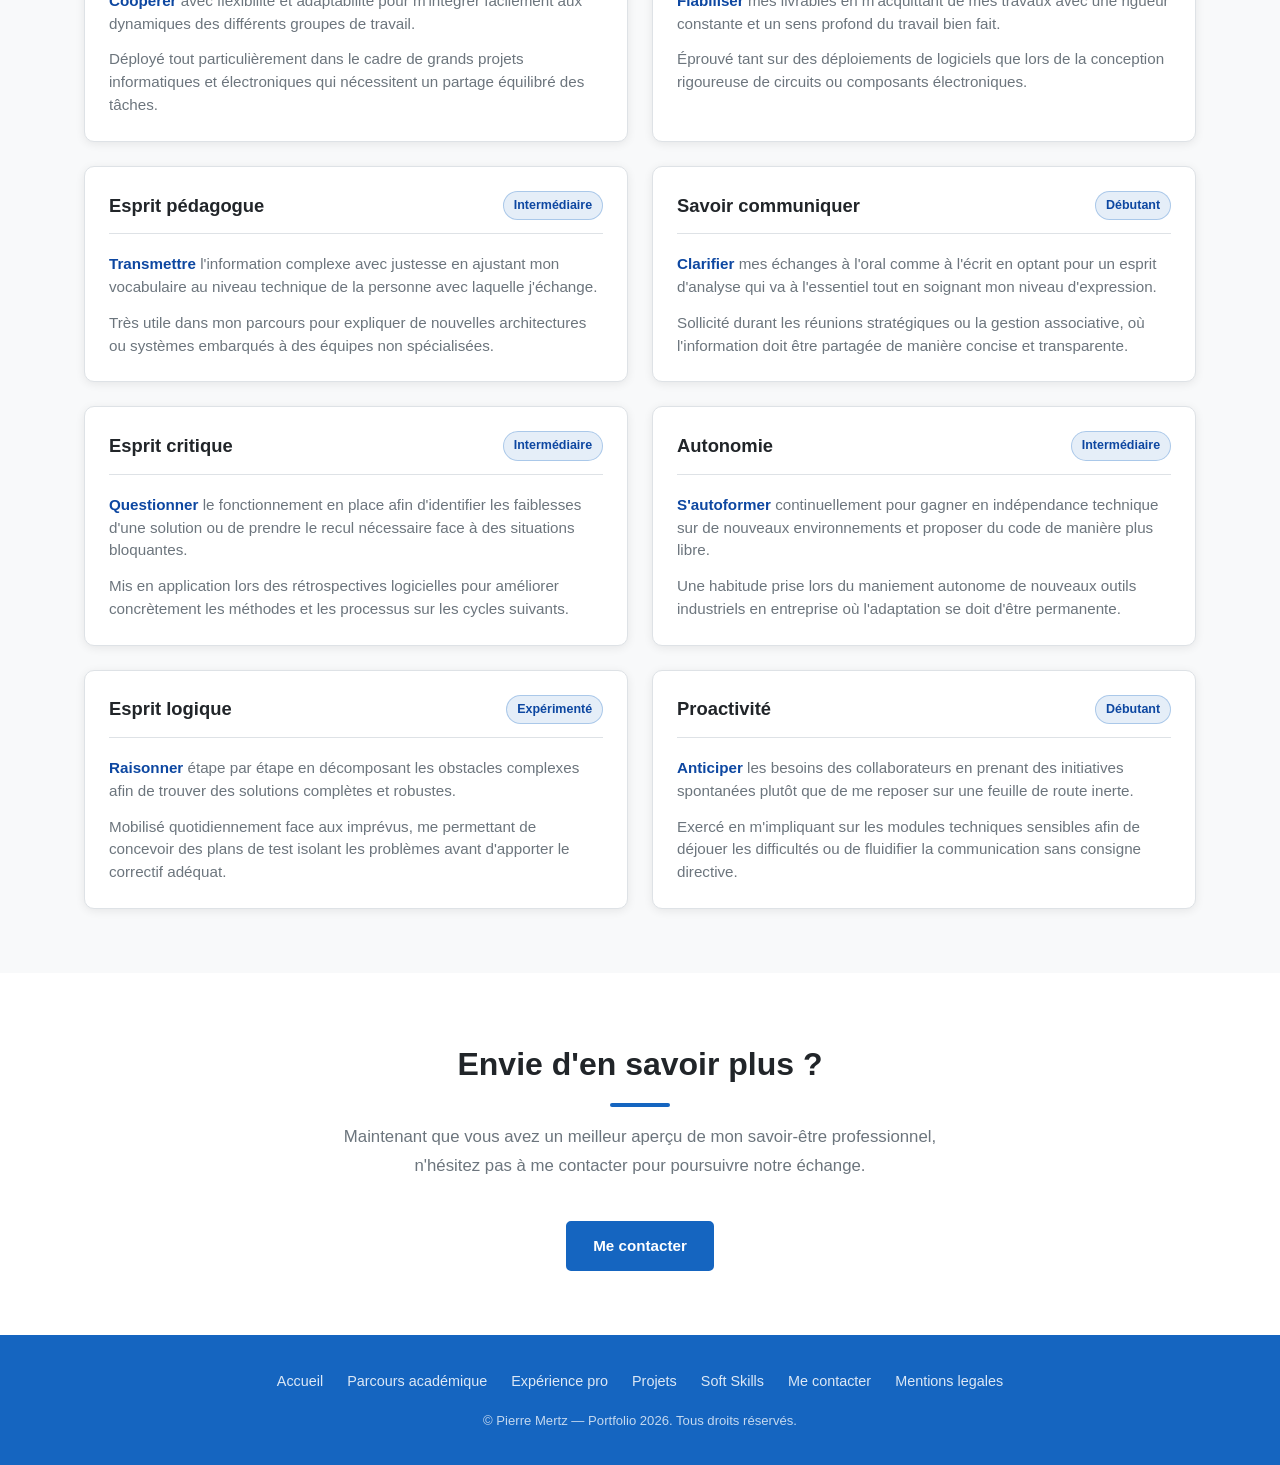
<file: index_bis.html>
<!DOCTYPE html>
<html lang="fr">
<head>
  <meta charset="UTF-8" />
  <meta name="viewport" content="width=device-width, initial-scale=1.0" />
  <meta name="description" content="Profil des compétences transversales (Soft Skills) de Pierre Mertz." />
  <title>Autonomie et Qualité - Profil de Pierre Mertz</title>

  <link rel="stylesheet" href="/assets/css/style.css" />

  <style>
    .soft-header-note {
      display: inline-block;
      margin-top: 0.9rem;
      padding: 0.3rem 0.7rem;
      border-radius: 999px;
      border: 1px solid rgba(255, 255, 255, 0.55);
      background-color: rgba(255, 255, 255, 0.16);
      color: #ffffff;
      font-size: 0.85rem;
      letter-spacing: 0.04em;
      text-transform: uppercase;
      font-weight: 600;
    }

    .soft-grid {
      display: grid;
      grid-template-columns: repeat(2, minmax(0, 1fr));
      gap: 1.5rem;
      margin-top: 2rem;
    }

    .soft-card {
      background-color: #ffffff;
      border: 1px solid var(--color-border);
      border-radius: 10px;
      padding: 1.5rem;
      box-shadow: 0 2px 10px rgba(0, 0, 0, 0.08);
      transition: transform var(--transition), box-shadow var(--transition);
    }

    .soft-card:hover {
      transform: translateY(-3px);
      box-shadow: 0 8px 18px rgba(0, 0, 0, 0.12);
    }

    .soft-card__head {
      display: flex;
      align-items: center;
      justify-content: space-between;
      gap: 0.6rem;
      margin-bottom: 1.2rem;
      padding-bottom: 0.8rem;
      border-bottom: 1px solid var(--color-border);
    }

    .soft-card__title {
      margin: 0;
      font-size: 1.15rem;
      color: var(--color-text);
      line-height: 1.3;
      font-weight: 700;
    }

    .soft-description {
      margin: 0;
      font-size: 0.95rem;
      color: var(--color-text-muted);
      line-height: 1.5;
    }

    .soft-description p {
      margin: 0 0 0.8rem 0;
    }

    .soft-description p:last-child {
      margin-bottom: 0;
    }

    .soft-description strong {
      color: var(--color-primary-dk);
      font-weight: 700;
    }
    
    .soft-badge {
      display: inline-block;
      border-radius: 999px;
      border: 1px solid rgba(21, 101, 192, 0.28);
      background-color: rgba(21, 101, 192, 0.11);
      color: var(--color-primary-dk);
      font-size: 0.78rem;
      font-weight: 700;
      padding: 0.2rem 0.62rem;
    }

    @media (max-width: 980px) {
      .soft-grid {
        grid-template-columns: 1fr;
      }
    }
  </style>
</head>
<body>

  <div id="site-header"></div>

  <main>

    <section class="hero">
      <div class="container">
        <div class="avatar">
          <img src="/assets/images/avatar.jpg" alt="Photo de profil de Pierre" />
        </div>

        <h1 class="hero__title">Pierre Mertz</h1>
        <p class="hero__subtitle">Évaluation des compétences transversales (Soft Skills)</p>

        <div class="hero__actions" style="margin-top: 1.4rem;">
          <a href="#soft-skills" class="btn btn--primary">Voir mes compétences</a>
          <a href="/index_bis.html" class="btn btn--outline">Accueil soft skills</a>
        </div>
      </div>
    </section>

    <section class="section">
      <div class="container">
        <h2 class="section__title">Mon profil en un regard</h2>
        <div class="section-divider"></div>
        <p class="section__intro" style="max-width: 760px;">
          J'allie mon sens de l'écoute, ma rigueur et ma force de proposition pour accompagner un projet de l'expression du besoin jusqu'à la livraison finale. J'attache également une grande importance aux échanges afin de garantir une collaboration saine et pérenne avec l'ensemble de l'équipe.
        </p>

        <div class="cards-grid">
          <div class="card">
            <div class="card__accent"></div>
            <h3 class="card__title">Posture</h3>
            <p class="card__text">
              J'aborde mes relations professionnelles avec flexibilité et sens des responsabilités, ce qui me permet de conserver un regard objectif et d'assurer un niveau de qualité constant.
            </p>
          </div>

          <div class="card">
            <div class="card__accent"></div>
            <h3 class="card__title">Méthodologie</h3>
            <p class="card__text">
              J'avance grâce à une logique structurée : je matérialise le besoin, j'organise l'exécution des tâches de manière ciblée, puis j'évalue systématiquement le travail accompli pour l'améliorer.
            </p>
          </div>

          <div class="card">
            <div class="card__accent"></div>
            <h3 class="card__title">Impact</h3>
            <p class="card__text">
              Mon but est de concevoir des solutions tangibles, de les transmettre avec pédagogie et de m'imposer comme un relai de confiance permanent pour les autres collaborateurs.
            </p>
          </div>
        </div>
      </div>
    </section>

    <section id="soft-skills" class="section section--gray">
      <div class="container">
        <h2 class="section__title">Compétences comportementales et relationnelles</h2>
        <div class="section-divider"></div>
        <p class="section__intro">
          Chacune de mes compétences témoigne de mon approche sur le terrain. Elles reflètent la manière dont je m'investis au quotidien et la maturité de ma pratique face aux différents contextes professionnels.
        </p>

        <div class="soft-grid">

          <!-- Carte : Collaborer / Savoir travailler en équipe -->
          <article class="soft-card">
            <div class="soft-card__head">
              <h3 class="soft-card__title">Collaborer en équipe</h3>
              <span class="soft-badge">Intermédiaire</span>
            </div>
            <div class="soft-description">
              <p><strong>Coopérer</strong> avec flexibilité et adaptabilité pour m'intégrer facilement aux dynamiques des différents groupes de travail.</p>
              <p>Déployé tout particulièrement dans le cadre de grands projets informatiques et électroniques qui nécessitent un partage équilibré des tâches.</p>
            </div>
          </article>

          <!-- Carte : Avoir une conscience qualité -->
          <article class="soft-card">
            <div class="soft-card__head">
              <h3 class="soft-card__title">Conscience qualité</h3>
              <span class="soft-badge">Expérimenté</span>
            </div>
            <div class="soft-description">
              <p><strong>Fiabiliser</strong> mes livrables en m'acquittant de mes travaux avec une rigueur constante et un sens profond du travail bien fait.</p>
              <p>Éprouvé tant sur des déploiements de logiciels que lors de la conception rigoureuse de circuits ou composants électroniques.</p>
            </div>
          </article>

          <!-- Carte : Etre pédagogue -->
          <article class="soft-card">
            <div class="soft-card__head">
              <h3 class="soft-card__title">Esprit pédagogue</h3>
              <span class="soft-badge">Intermédiaire</span>
            </div>
            <div class="soft-description">
              <p><strong>Transmettre</strong> l'information complexe avec justesse en ajustant mon vocabulaire au niveau technique de la personne avec laquelle j'échange.</p>
              <p>Très utile dans mon parcours pour expliquer de nouvelles architectures ou systèmes embarqués à des équipes non spécialisées.</p>
            </div>
          </article>

          <!-- Carte : Savoir communiquer -->
          <article class="soft-card">
            <div class="soft-card__head">
              <h3 class="soft-card__title">Savoir communiquer</h3>
              <span class="soft-badge">Débutant</span>
            </div>
            <div class="soft-description">
              <p><strong>Clarifier</strong> mes échanges à l'oral comme à l'écrit en optant pour un esprit d'analyse qui va à l'essentiel tout en soignant mon niveau d'expression.</p>
              <p>Sollicité durant les réunions stratégiques ou la gestion associative, où l'information doit être partagée de manière concise et transparente.</p>
            </div>
          </article>

          <!-- Carte : Avoir de l'esprit critique -->
          <article class="soft-card">
            <div class="soft-card__head">
              <h3 class="soft-card__title">Esprit critique</h3>
              <span class="soft-badge">Intermédiaire</span>
            </div>
            <div class="soft-description">
              <p><strong>Questionner</strong> le fonctionnement en place afin d'identifier les faiblesses d'une solution ou de prendre le recul nécessaire face à des situations bloquantes.</p>
              <p>Mis en application lors des rétrospectives logicielles pour améliorer concrètement les méthodes et les processus sur les cycles suivants.</p>
            </div>
          </article>

          <!-- Carte : Autonomie -->
          <article class="soft-card">
            <div class="soft-card__head">
              <h3 class="soft-card__title">Autonomie</h3>
              <span class="soft-badge">Intermédiaire</span>
            </div>
            <div class="soft-description">
              <p><strong>S'autoformer</strong> continuellement pour gagner en indépendance technique sur de nouveaux environnements et proposer du code de manière plus libre.</p>
              <p>Une habitude prise lors du maniement autonome de nouveaux outils industriels en entreprise où l'adaptation se doit d'être permanente.</p>
            </div>
          </article>

          <!-- Carte : Esprit logique -->
          <article class="soft-card">
            <div class="soft-card__head">
              <h3 class="soft-card__title">Esprit logique</h3>
              <span class="soft-badge">Expérimenté</span>
            </div>
            <div class="soft-description">
              <p><strong>Raisonner</strong> étape par étape en décomposant les obstacles complexes afin de trouver des solutions complètes et robustes.</p>
              <p>Mobilisé quotidiennement face aux imprévus, me permettant de concevoir des plans de test isolant les problèmes avant d'apporter le correctif adéquat.</p>
            </div>
          </article>

          <!-- Carte : Proactivité -->
          <article class="soft-card">
            <div class="soft-card__head">
              <h3 class="soft-card__title">Proactivité</h3>
              <span class="soft-badge">Débutant</span>
            </div>
            <div class="soft-description">
              <p><strong>Anticiper</strong> les besoins des collaborateurs en prenant des initiatives spontanées plutôt que de me reposer sur une feuille de route inerte.</p>
              <p>Exercé en m'impliquant sur les modules techniques sensibles afin de déjouer les difficultés ou de fluidifier la communication sans consigne directive.</p>
            </div>
          </article>

        </div>
      </div>
    </section>

    <section class="section">
      <div class="container" style="text-align:center;">
        <h2 class="section__title">Envie d'en savoir plus ?</h2>
        <div class="section-divider"></div>
        <p class="section__intro">
          Maintenant que vous avez un meilleur aperçu de mon savoir-être professionnel, n'hésitez pas à me contacter pour poursuivre notre échange.
        </p>
        <a href="/contact/index.html" class="btn btn--blue">Me contacter</a>
      </div>
    </section>

  </main>

  <div id="site-footer"></div>

  <script src="/assets/js/components.js"></script>

</body>
</html>
</file>
<file: assets/css/style.css>
/* ==========================================================
   Portfolio d'ingénieur — Feuille de style principale
   ----------------------------------------------------------
   Palette de couleurs :
     - Fond principal      : #ffffff (blanc)
     - Couleur principale  : #1565C0 (bleu)
     - Texte sur bandeau   : #ffffff (blanc)
     - Texte sur fond blanc: #212529 (presque noir)
   ========================================================== */

/* ── Réinitialisation & base ── */
*,
*::before,
*::after {
  box-sizing: border-box;
  margin: 0;
  padding: 0;
}

:root {
  --color-primary:    #1565C0; /* bleu principal */
  --color-primary-dk: #0D47A1; /* bleu foncé (survol) */
  --color-primary-lt: #1E88E5; /* bleu clair (accents) */
  --color-white:      #ffffff;
  --color-text:       #212529; /* texte noir sur fond blanc */
  --color-text-muted: #6c757d;
  --color-border:     #dee2e6;
  --color-bg-light:   #f8f9fa;
  --font-base:        'Segoe UI', Arial, sans-serif;
  --max-width:        1100px;
  --transition:       0.25s ease;
}

html {
  scroll-behavior: smooth;
}

body {
  font-family: var(--font-base);
  background-color: var(--color-white);
  color: var(--color-text);
  line-height: 1.7;
  min-height: 100vh;
  display: flex;
  flex-direction: column;
}

/* ── Liens ── */
a {
  color: var(--color-primary);
  text-decoration: none;
  transition: color var(--transition);
}

a:hover {
  color: var(--color-primary-dk);
  text-decoration: underline;
}

/* ── Conteneur centré ── */
.container {
  max-width: var(--max-width);
  margin: 0 auto;
  padding: 0 1.25rem;
}

/* ==========================================================
   BARRE DE NAVIGATION (bandeau bleu, texte blanc)
   ========================================================== */
.navbar {
  background-color: var(--color-primary);
  color: var(--color-white);
  position: sticky;
  top: 0;
  z-index: 1000;
  box-shadow: 0 2px 6px rgba(0, 0, 0, 0.25);
}

.navbar .container {
  display: flex;
  align-items: center;
  justify-content: space-between;
  padding-top: 0.75rem;
  padding-bottom: 0.75rem;
}

/* Logo / nom du site */
.navbar__brand {
  font-size: 1.3rem;
  font-weight: 700;
  color: var(--color-white);
  letter-spacing: 0.03em;
}

.navbar__brand:hover {
  color: var(--color-white);
  text-decoration: none;
  opacity: 0.85;
}

/* Liens de navigation */
.navbar__nav {
  list-style: none;
  display: flex;
  gap: 0.25rem;
}

.navbar__nav a {
  color: var(--color-white);
  padding: 0.45rem 0.9rem;
  border-radius: 4px;
  font-size: 0.95rem;
  font-weight: 500;
  transition: background-color var(--transition);
}

.navbar__nav a:hover,
.navbar__nav a.active {
  background-color: var(--color-primary-dk);
  text-decoration: none;
}

/* Bouton menu hamburger (mobile) */
.navbar__toggle {
  display: none;
  flex-direction: column;
  gap: 5px;
  cursor: pointer;
  background: none;
  border: none;
  padding: 4px;
}

.navbar__toggle span {
  display: block;
  width: 25px;
  height: 2px;
  background-color: var(--color-white);
  border-radius: 2px;
  transition: transform var(--transition), opacity var(--transition);
}

/* ==========================================================
   BANDEAU HÉRO (bleu, texte blanc)
   ========================================================== */
.hero {
  background-color: var(--color-primary);
  color: var(--color-white);
  padding: 5rem 0 4rem;
  text-align: center;
}

.hero__title {
  font-size: clamp(2rem, 5vw, 3.2rem);
  font-weight: 700;
  margin-bottom: 0.75rem;
}

.hero__subtitle {
  font-size: clamp(1rem, 2.5vw, 1.3rem);
  font-weight: 300;
  margin-bottom: 2rem;
  opacity: 0.9;
}

.hero__actions {
  display: flex;
  gap: 1rem;
  justify-content: center;
  flex-wrap: wrap;
}

/* ==========================================================
   BANDEAU DE PAGE (bleu, texte blanc) — en-tête de section
   ========================================================== */
.page-banner {
  background-color: var(--color-primary);
  color: var(--color-white);
  padding: 3rem 0 2.5rem;
  text-align: center;
}

.page-banner__title {
  font-size: clamp(1.6rem, 4vw, 2.5rem);
  font-weight: 700;
  margin-bottom: 0.5rem;
}

.page-banner__subtitle {
  font-size: 1.05rem;
  opacity: 0.88;
  font-weight: 300;
}

/* Ligne décorative bleue sous les titres de section */
.section-divider {
  width: 60px;
  height: 4px;
  background-color: var(--color-primary);
  margin: 0.75rem auto 0;
  border-radius: 2px;
}

/* ==========================================================
   BOUTONS
   ========================================================== */
.btn {
  display: inline-block;
  padding: 0.65rem 1.6rem;
  border-radius: 5px;
  font-weight: 600;
  font-size: 0.95rem;
  cursor: pointer;
  border: 2px solid transparent;
  transition: background-color var(--transition), color var(--transition), border-color var(--transition);
}

/* Bouton plein (bleu) */
.btn--primary {
  background-color: var(--color-white);
  color: var(--color-primary);
  border-color: var(--color-white);
}

.btn--primary:hover {
  background-color: var(--color-primary-dk);
  color: var(--color-white);
  border-color: var(--color-primary-dk);
  text-decoration: none;
}

/* Bouton contour (blanc sur bleu) */
.btn--outline {
  background-color: transparent;
  color: var(--color-white);
  border-color: var(--color-white);
}

.btn--outline:hover {
  background-color: var(--color-white);
  color: var(--color-primary);
  text-decoration: none;
}

/* Bouton bleu sur fond blanc */
.btn--blue {
  background-color: var(--color-primary);
  color: var(--color-white);
  border-color: var(--color-primary);
}

.btn--blue:hover {
  background-color: var(--color-primary-dk);
  border-color: var(--color-primary-dk);
  text-decoration: none;
  color: var(--color-white);
}

/* ==========================================================
   SECTIONS PRINCIPALES (fond blanc, texte noir)
   ========================================================== */
.section {
  padding: 4rem 0;
}

.section--gray {
  background-color: var(--color-bg-light);
}

.section__title {
  font-size: clamp(1.4rem, 3vw, 2rem);
  font-weight: 700;
  color: var(--color-text);
  margin-bottom: 0.5rem;
  text-align: center;
}

.section__intro {
  text-align: center;
  color: var(--color-text-muted);
  max-width: 640px;
  margin: 0 auto 2.5rem;
  font-size: 1.05rem;
}

/* Ligne bleue sous les titres de section */
.section__title + .section-divider {
  margin-bottom: 1rem;
}

/* ==========================================================
   CARTES
   ========================================================== */
.cards-grid {
  display: grid;
  grid-template-columns: repeat(3, 1fr);
  gap: 1.5rem;
  margin-top: 2rem;
  max-width: 900px;
  margin-left: auto;
  margin-right: auto;
}

.card {
  background-color: var(--color-white);
  border: 1px solid var(--color-border);
  border-radius: 8px;
  padding: 1.5rem;
  box-shadow: 0 2px 8px rgba(0, 0, 0, 0.07);
  transition: transform var(--transition), box-shadow var(--transition);
}

.card:hover {
  transform: translateY(-4px);
  box-shadow: 0 6px 18px rgba(0, 0, 0, 0.12);
}

/* Ligne bleue en haut de chaque carte */
.card__accent {
  width: 40px;
  height: 3px;
  background-color: var(--color-primary);
  border-radius: 2px;
  margin-bottom: 1rem;
}

.card__title {
  font-size: 1.1rem;
  font-weight: 600;
  margin-bottom: 0.5rem;
  color: var(--color-text);
}

.card__meta {
  font-size: 0.85rem;
  color: var(--color-primary);
  font-weight: 500;
  margin-bottom: 0.6rem;
}

.card__text {
  color: var(--color-text-muted);
  font-size: 0.95rem;
}

/* ==========================================================
   TIMELINE (parcours & expérience)
   ========================================================== */
.timeline {
  --timeline-content-offset: 2.5rem;
  --timeline-axis-x: 10px;
  --timeline-dot-size: 14px;
  --timeline-dot-left: calc(var(--timeline-axis-x) - var(--timeline-content-offset) - 7px);
  position: relative;
  padding-left: var(--timeline-content-offset);
  margin-top: 2rem;
}

/* Ligne verticale bleue */
.timeline::before {
  content: '';
  position: absolute;
  left: var(--timeline-axis-x);
  transform: translateX(-50%);
  top: 0;
  bottom: 0;
  width: 3px;
  background-color: var(--color-primary);
  border-radius: 2px;
}

.timeline__item {
  position: relative;
  margin-bottom: 2.5rem;
}

/* Puce de la timeline */
.timeline__item::before {
  content: '';
  position: absolute;
  left: var(--timeline-dot-left);
  top: 0.35rem;
  width: var(--timeline-dot-size);
  height: var(--timeline-dot-size);
  border-radius: 50%;
  background-color: var(--color-white);
  border: 3px solid var(--color-primary);
}

.timeline__date {
  font-size: 0.82rem;
  font-weight: 600;
  color: var(--color-primary);
  text-transform: uppercase;
  letter-spacing: 0.05em;
  margin-bottom: 0.3rem;
}

.timeline__title {
  font-size: 1.1rem;
  font-weight: 700;
  color: var(--color-text);
  margin-bottom: 0.2rem;
}

.timeline__subtitle {
  font-size: 0.95rem;
  color: var(--color-text-muted);
  margin-bottom: 0.5rem;
  font-style: italic;
}

.timeline__desc {
  color: var(--color-text);
  font-size: 0.95rem;
}

.timeline__desc--hint {
  margin-top: 0.7rem;
  color: var(--color-text-muted);
}

/* Variante parcours academique : blocs distincts relies a la timeline */
.timeline--academic {
  --timeline-content-offset: 3.4rem;
  --timeline-axis-x: 14px;
  --timeline-dot-size: 11px;
  --timeline-dot-left: calc(var(--timeline-axis-x) - var(--timeline-content-offset) - (var(--timeline-dot-size) / 2));
  max-width: 920px;
  margin-left: auto;
  margin-right: auto;
}

.timeline--academic::before {
  width: 1px;
  background-color: rgba(21, 101, 192, 0.4);
  z-index: 0;
}

.timeline--academic .timeline__item {
  margin-bottom: 1.4rem;
  padding: 1.05rem 1.2rem 1.1rem 1.25rem;
  background: linear-gradient(180deg, #ffffff 0%, #f2f8ff 100%);
  border: 1px solid rgba(21, 101, 192, 0.26);
  border-radius: 12px;
  box-shadow: 0 8px 20px rgba(13, 71, 161, 0.08);
  z-index: 1;
}

.timeline--academic .timeline__item::before {
  top: 1.05rem;
  background-color: var(--color-white);
  border-width: 2px;
  z-index: 3;
}

.timeline--academic .timeline__item::after {
  content: '';
  position: absolute;
  left: calc(var(--timeline-dot-left) + (var(--timeline-dot-size) / 2));
  top: calc(1.05rem + (var(--timeline-dot-size) / 2));
  width: calc(var(--timeline-content-offset) - var(--timeline-axis-x));
  height: 1px;
  background: rgba(21, 101, 192, 0.32);
  z-index: 1;
}

.timeline--academic .timeline__date {
  font-size: 0.78rem;
  letter-spacing: 0.08em;
  margin-bottom: 0.45rem;
}

.timeline--academic .timeline__title {
  margin-bottom: 0.35rem;
}

.timeline--academic .timeline__subtitle {
  margin-bottom: 0.65rem;
}

.timeline--academic .tag-list {
  margin-top: 0.75rem;
}

/* Variante experience pro : timeline moderne avec cartes reversibles */
.timeline--experience {
  --timeline-content-offset: 3.7rem;
  --timeline-axis-x: 16px;
  --timeline-dot-size: 12px;
  --timeline-dot-left: calc(var(--timeline-axis-x) - var(--timeline-content-offset) - (var(--timeline-dot-size) / 2));
  max-width: 960px;
  margin-left: auto;
  margin-right: auto;
}

.timeline--experience::before {
  width: 1px;
  background: linear-gradient(180deg, rgba(21, 101, 192, 0.3) 0%, rgba(21, 101, 192, 0.6) 50%, rgba(21, 101, 192, 0.25) 100%);
  z-index: 0;
}

.timeline--experience .timeline__item {
  margin-bottom: 1.5rem;
  padding: 0;
  z-index: 1;
  cursor: pointer;
  outline: none;
}

.timeline--experience .timeline__item::before {
  top: 1.2rem;
  width: var(--timeline-dot-size);
  height: var(--timeline-dot-size);
  border-width: 2px;
  background-color: #f5faff;
  z-index: 4;
}

.timeline--experience .timeline__item::after {
  content: '';
  position: absolute;
  left: calc(var(--timeline-dot-left) + (var(--timeline-dot-size) / 2));
  top: calc(1.2rem + (var(--timeline-dot-size) / 2));
  width: calc(var(--timeline-content-offset) - var(--timeline-axis-x));
  height: 1px;
  background-color: rgba(21, 101, 192, 0.32);
  z-index: 2;
}

.exp-card {
  perspective: 1300px;
}

.exp-card__inner {
  position: relative;
  display: block;
  height: auto;
  transform-style: preserve-3d;
  transition: height 0.36s ease, transform 0.88s cubic-bezier(0.23, 1, 0.32, 1);
  transform-origin: center center;
  will-change: height, transform;
}

.exp-card.is-flipped .exp-card__inner {
  transform: rotateY(180deg);
}

.exp-card__face {
  position: absolute;
  top: 0;
  left: 0;
  width: 100%;
  display: flex;
  flex-direction: column;
  padding: 1.25rem 1.35rem 1.2rem;
  border-radius: 14px;
  backface-visibility: hidden;
  border: 1px solid rgba(21, 101, 192, 0.24);
  box-shadow: 0 12px 28px rgba(13, 71, 161, 0.08);
  pointer-events: none;
}

.exp-card:not(.is-flipped) .exp-card__face--front,
.exp-card.is-flipped .exp-card__face--back {
  pointer-events: auto;
}

.exp-card__face--front {
  background: linear-gradient(155deg, #ffffff 0%, #f4f9ff 100%);
}

.exp-card__face--back {
  transform: rotateY(180deg);
  background: linear-gradient(155deg, #f9fcff 0%, #eef6ff 100%);
}

.timeline--experience .timeline__org {
  margin-bottom: 0.8rem;
}

.timeline--experience .company-logo {
  --logo-scale: 1;
  width: 132px;
  height: 76px;
  padding: 0.3rem 0.45rem;
}

.timeline--experience .timeline__logos--duo {
  flex-wrap: nowrap;
  gap: 0.45rem;
}

.timeline--experience .timeline__subtitle {
  margin-bottom: 0;
}

.exp-card__head {
  display: flex;
  align-items: center;
  justify-content: space-between;
  gap: 0.8rem;
  flex-wrap: wrap;
  margin-bottom: 0.35rem;
}

.timeline--experience .exp-card__head .timeline__date {
  margin-bottom: 0;
}

.exp-card__status {
  display: inline-flex;
  align-items: center;
  gap: 0.35rem;
  border-radius: 999px;
  border: 1px solid rgba(21, 101, 192, 0.2);
  background: rgba(21, 101, 192, 0.08);
  padding: 0.2rem 0.62rem;
  font-size: 0.74rem;
  font-weight: 700;
  letter-spacing: 0.02em;
  color: #1d4f8f;
}

.exp-card__status::before {
  content: '';
  width: 7px;
  height: 7px;
  border-radius: 50%;
  background: currentColor;
}

.exp-card__status--alternance {
  color: #1768b4;
}

.exp-card__status--projet {
  color: #147a65;
}

.exp-card__status--conseil {
  color: #8a5c1e;
}

.exp-card__status--entreprise {
  color: #7a4a1a;
}

.timeline--experience .timeline__desc {
  color: #344250;
}

.timeline__list {
  margin: 0.25rem 0 0.7rem 1.1rem;
  padding: 0;
}

.timeline__list li {
  margin-bottom: 0.42rem;
  color: #334155;
}

.exp-card__toggle {
  margin-top: auto;
  align-self: flex-start;
  border: 1px solid rgba(21, 101, 192, 0.25);
  background-color: rgba(21, 101, 192, 0.07);
  color: var(--color-primary-dk);
  border-radius: 999px;
  padding: 0.4rem 0.85rem;
  font-size: 0.8rem;
  font-weight: 600;
  cursor: pointer;
  transition: background-color var(--transition), border-color var(--transition), transform var(--transition);
}

.exp-card__toggle:hover {
  background-color: rgba(21, 101, 192, 0.16);
  border-color: rgba(21, 101, 192, 0.38);
  transform: translateY(-1px);
}

.timeline--experience .timeline__item:focus-visible .exp-card__face,
.timeline--experience .timeline__item:hover .exp-card__face {
  border-color: rgba(21, 101, 192, 0.4);
  box-shadow: 0 16px 34px rgba(13, 71, 161, 0.12);
}

.timeline--experience .tag {
  max-width: 220px;
  white-space: nowrap;
  overflow: hidden;
  text-overflow: ellipsis;
}

.skills-grid.skills-grid--experience {
  grid-template-columns: repeat(2, minmax(340px, 1fr));
  width: 100%;
  max-width: 980px;
  margin-left: auto;
  margin-right: auto;
}

.exp-card__face--back {
  padding-bottom: 1.45rem;
  gap: 0.35rem;
}

.exp-card__face--back .tag-list {
  margin-top: 0.95rem;
  margin-bottom: 0.2rem;
}

.exp-card__face--back .exp-card__toggle {
  margin-top: 1.45rem;
}

/* Bloc entreprise + logos dans la timeline */
.timeline__org {
  display: flex;
  align-items: center;
  justify-content: space-between;
  gap: 1rem;
  margin-bottom: 0.6rem;
}

.timeline__org .timeline__subtitle {
  margin-bottom: 0;
}

.timeline__logos {
  display: flex;
  align-items: center;
  gap: 0.5rem;
  flex-wrap: wrap;
}

.company-logo {
  --logo-scale: 1;
  width: 70px;
  height: 40px;
  width: calc(70px * var(--logo-scale));
  height: calc(40px * var(--logo-scale));
  background-color: var(--color-white);
  border: 1px solid var(--color-border);
  border-radius: 8px;
  box-shadow: 0 2px 6px rgba(0, 0, 0, 0.08);
  padding: 0.35rem 0.5rem;
  display: flex;
  align-items: center;
  justify-content: center;
}

.company-logo img {
  width: 100%;
  height: 100%;
  object-fit: contain;
}

.company-logo--framatome {
  --logo-scale: 3;
}

.company-logo--telecom {
  --logo-scale: 3;
}

.company-logo--dassault {
  --logo-scale: 3;
}

.company-logo--inspire {
  --logo-scale: 3;
}

/* ==========================================================
   COMPÉTENCES (barres de progression)
   ========================================================== */
.skills-grid {
  display: grid;
  grid-template-columns: repeat(auto-fill, minmax(260px, 1fr));
  gap: 1.2rem;
  margin-top: 1.5rem;
}

.skills-grid--languages {
  grid-template-columns: repeat(2, minmax(260px, 1fr));
  max-width: 760px;
  margin-left: auto;
  margin-right: auto;
}

.skills-grid.skills-grid--home {
  grid-template-columns: repeat(3, minmax(0, 1fr));
  width: 100%;
  max-width: 100%;
  margin-left: auto;
  margin-right: auto;
}

.skill {
  margin-bottom: 0.75rem;
}

.skill__name {
  font-size: 0.9rem;
  font-weight: 600;
  color: var(--color-text);
  margin-bottom: 0.35rem;
  display: flex;
  justify-content: space-between;
}

.skill__bar {
  height: 8px;
  background-color: var(--color-border);
  border-radius: 4px;
  overflow: hidden;
}

.skill__fill {
  height: 100%;
  background-color: var(--color-primary);
  border-radius: 4px;
  transition: width 0.8s ease;
}

/* ==========================================================
   FORMULAIRE DE CONTACT
   ========================================================== */
.form-group {
  margin-bottom: 1.25rem;
}

.form-group label {
  display: block;
  font-weight: 600;
  margin-bottom: 0.4rem;
  color: var(--color-text);
  font-size: 0.95rem;
}

.form-group input,
.form-group textarea,
.form-group select {
  width: 100%;
  padding: 0.7rem 0.9rem;
  border: 1px solid var(--color-border);
  border-radius: 5px;
  font-family: var(--font-base);
  font-size: 0.95rem;
  color: var(--color-text);
  background-color: var(--color-white);
  transition: border-color var(--transition), box-shadow var(--transition);
}

.form-group input:focus,
.form-group textarea:focus {
  outline: none;
  border-color: var(--color-primary);
  box-shadow: 0 0 0 3px rgba(21, 101, 192, 0.15);
}

.form-group textarea {
  resize: vertical;
  min-height: 130px;
}

/* Infos de contact (icône + texte) */
.contact-info {
  display: flex;
  flex-direction: column;
  gap: 1.2rem;
  margin-top: 1rem;
}

.contact-info__item {
  display: flex;
  align-items: center;
  gap: 0.9rem;
}

.contact-info__icon {
  width: 42px;
  height: 42px;
  background-color: var(--color-primary);
  border-radius: 50%;
  display: flex;
  align-items: center;
  justify-content: center;
  flex-shrink: 0;
}

.contact-info__icon svg {
  fill: var(--color-white);
  width: 20px;
  height: 20px;
}

.contact-info__label {
  font-size: 0.82rem;
  color: var(--color-text-muted);
  font-weight: 500;
  text-transform: uppercase;
  letter-spacing: 0.04em;
}

.contact-info__value {
  font-size: 0.97rem;
  color: var(--color-text);
  font-weight: 500;
}

/* ==========================================================
   PIED DE PAGE (bandeau bleu, texte blanc)
   ========================================================== */
footer {
  background-color: var(--color-primary);
  color: var(--color-white);
  text-align: center;
  padding: 2rem 1.25rem;
  margin-top: auto;
}

footer a {
  color: rgba(255, 255, 255, 0.85);
}

footer a:hover {
  color: var(--color-white);
}

.footer__links {
  list-style: none;
  display: flex;
  justify-content: center;
  flex-wrap: wrap;
  gap: 0.5rem 1.5rem;
  margin-bottom: 1rem;
}

.footer__links a {
  font-size: 0.9rem;
}

.footer__copy {
  font-size: 0.82rem;
  opacity: 0.75;
}

/* ==========================================================
   PAGE MENTIONS LEGALES
   ========================================================== */
.legal-content {
  max-width: 900px;
  margin: 0 auto;
  display: grid;
  gap: 1.25rem;
}

.legal-block {
  background-color: var(--color-white);
  border: 1px solid var(--color-border);
  border-radius: 10px;
  padding: 1.25rem 1.5rem;
  box-shadow: 0 2px 8px rgba(0, 0, 0, 0.06);
}

.legal-block h3 {
  margin-bottom: 0.5rem;
  font-size: 1.05rem;
  color: var(--color-text);
}

.legal-block p {
  margin-bottom: 0.5rem;
  color: var(--color-text-muted);
  font-size: 0.95rem;
}

.legal-block p:last-child {
  margin-bottom: 0;
}

.legal-block ul {
  margin: 0.45rem 0 0 1.1rem;
  color: var(--color-text-muted);
}

.legal-block li {
  margin-bottom: 0.3rem;
}

/* ==========================================================
   TARTEAUCITRON (cookies)
   ========================================================== */
#tarteaucitronRoot {
  font-family: var(--font-base);
  color: var(--color-text);
}

#tarteaucitronAlertBig {
  background-color: var(--color-white) !important;
  border-top: 1px solid var(--color-border) !important;
  box-shadow: 0 -10px 30px rgba(13, 71, 161, 0.12) !important;
}

#tarteaucitronAlertBig #tarteaucitronAlertBigContent {
  max-width: var(--max-width);
  margin: 0 auto;
  padding: 0.6rem 1.25rem;
  display: flex;
  align-items: center;
  justify-content: space-between;
  gap: 0.9rem;
  flex-wrap: wrap;
}

#tarteaucitronAlertBig #tarteaucitronDisclaimerAlert {
  font-size: 0.9rem;
  color: var(--color-text);
}

#tarteaucitronAlertBig a {
  color: var(--color-primary);
}

#tarteaucitronAlertBig a:hover {
  color: var(--color-primary-dk);
}

#tarteaucitronAlertBig button,
#tarteaucitronAlertBig .tarteaucitronCTA {
  border-radius: 999px !important;
  padding: 0.35rem 0.9rem !important;
  font-weight: 600;
  font-size: 0.82rem;
  border: 1px solid transparent;
  transition: background-color var(--transition), color var(--transition), border-color var(--transition);
}

#tarteaucitronAcceptAll {
  background-color: var(--color-primary) !important;
  color: var(--color-white) !important;
  border-color: var(--color-primary) !important;
}

#tarteaucitronAcceptAll:hover {
  background-color: var(--color-primary-dk) !important;
  border-color: var(--color-primary-dk) !important;
}

#tarteaucitronDenyAll {
  background-color: transparent !important;
  color: var(--color-primary) !important;
  border-color: var(--color-primary) !important;
}

#tarteaucitronDenyAll:hover {
  background-color: rgba(21, 101, 192, 0.12) !important;
}

#tarteaucitronPersonalize {
  background-color: rgba(21, 101, 192, 0.08) !important;
  color: var(--color-primary-dk) !important;
  border-color: rgba(21, 101, 192, 0.3) !important;
}

#tarteaucitronPersonalize:hover {
  background-color: rgba(21, 101, 192, 0.18) !important;
}

#tarteaucitronIcon {
  background: var(--color-white) !important;
  border: 1px solid rgba(21, 101, 192, 0.25) !important;
  border-radius: 999px !important;
  box-shadow: 0 6px 18px rgba(13, 71, 161, 0.18) !important;
}

#tarteaucitron {
  font-family: var(--font-base) !important;
  color: var(--color-text) !important;
}

#tarteaucitron .tarteaucitronTitle {
  color: var(--color-text) !important;
}

#tarteaucitron #tarteaucitronServices .tarteaucitronLine {
  border-color: var(--color-border) !important;
}

/* ==========================================================
   PROFIL AVATAR (cercle bleu)
   ========================================================== */
.avatar {
  width: clamp(150px, 19vw, 180px);
  height: clamp(150px, 19vw, 180px);
  border-radius: 50%;
  background-color: var(--color-primary-dk);
  border: 4px solid var(--color-white);
  margin: 0 auto 1.5rem;
  display: flex;
  align-items: center;
  justify-content: center;
  overflow: hidden;
}

.avatar img {
  width: 100%;
  height: 100%;
  object-fit: cover;
}

.avatar__initials {
  font-size: 2.8rem;
  font-weight: 700;
  color: var(--color-white);
  user-select: none;
}

/* ==========================================================
   BADGES / TAGS
   ========================================================== */
.tag-list {
  display: flex;
  flex-wrap: wrap;
  gap: 0.4rem;
  margin-top: 0.6rem;
}

.tag {
  background-color: rgba(21, 101, 192, 0.1);
  color: var(--color-primary);
  border: 1px solid rgba(21, 101, 192, 0.25);
  border-radius: 20px;
  padding: 0.2rem 0.75rem;
  font-size: 0.8rem;
  font-weight: 500;
}

/* ==========================================================
   RESPONSIVE — Largeur desktop
   ========================================================== */
@media (min-width: 769px) {
  .container {
    max-width: 90vw;
  }
}

/* ==========================================================
   RESPONSIVE — Navigation mobile
   ========================================================== */
@media (max-width: 768px) {
  .navbar__toggle {
    display: flex;
  }

  .navbar__nav {
    position: absolute;
    top: 100%;
    left: 0;
    right: 0;
    background-color: var(--color-primary-dk);
    flex-direction: column;
    gap: 0;
    padding: 0.5rem 0;
    display: none;
    box-shadow: 0 4px 8px rgba(0, 0, 0, 0.2);
  }

  .navbar__nav.open {
    display: flex;
  }

  .navbar__nav a {
    padding: 0.8rem 1.25rem;
    border-radius: 0;
    display: block;
  }

  .hero {
    padding: 3.5rem 0 3rem;
  }

  .cards-grid {
    grid-template-columns: 1fr;
    max-width: 100%;
  }

  .skills-grid {
    grid-template-columns: 1fr;
  }

  .timeline {
    --timeline-content-offset: 2rem;
  }

  .timeline--academic {
    --timeline-content-offset: 2.6rem;
    --timeline-axis-x: 10px;
    max-width: 100%;
  }

  .timeline--experience {
    --timeline-content-offset: 2.75rem;
    --timeline-axis-x: 10px;
    max-width: 100%;
  }

  .timeline--experience .timeline__item::before {
    top: 1rem;
  }

  .timeline--experience .timeline__item::after {
    top: calc(1rem + (var(--timeline-dot-size) / 2));
  }

  .timeline--experience .timeline__logos--duo {
    flex-wrap: wrap;
  }

  .timeline--experience .company-logo {
    width: 104px;
    height: 62px;
  }

  .skills-grid--experience {
    grid-template-columns: 1fr;
    max-width: 100%;
  }

  .exp-card__face {
    padding: 1rem 1rem 0.95rem;
    border-radius: 12px;
  }

  .timeline--academic .timeline__item {
    padding: 0.95rem 1rem 1rem 1.05rem;
  }

  .timeline__org {
    flex-direction: column;
    align-items: flex-start;
    gap: 0.6rem;
  }

  .timeline__logos {
    max-width: 100%;
  }

  .company-logo {
    width: calc(40px * 3);
    height: calc(24px * 3);
    padding: 0.25rem 0.35rem;
    border-radius: 6px;
  }
}
</file>
<file: assets/css/tarteaucitron-custom.css>
/* ============================================================
   Tarteaucitron Custom Styling
   Adapte tarteaucitron au design du site
   ============================================================ */

/* Boutons - couleur bleue du site */
.tarteaucitron-magic-block button,
#tarteaucitronRoot .tarteaucitronCTAButton,
#tarteaucitronRoot button.tarteaucitronCTAButton {
    background-color: #1565C0 !important;
    color: #ffffff !important;
    border: none !important;
    font-weight: 600;
    transition: background-color 0.25s ease;
}

.tarteaucitron-magic-block button:hover,
#tarteaucitronRoot .tarteaucitronCTAButton:hover,
#tarteaucitronRoot button.tarteaucitronCTAButton:hover {
    background-color: #0D47A1 !important;
}

/* Bouton d'acceptation */
#tarteaucitronRoot #tarteaucitronAllowAll {
    background-color: #1565C0 !important;
    color: #ffffff !important;
}

#tarteaucitronRoot #tarteaucitronAllowAll:hover {
    background-color: #0D47A1 !important;
}

/* Bouton de refus */
#tarteaucitronRoot #tarteaucitronDenyAll {
    background-color: #6c757d !important;
    color: #ffffff !important;
}

#tarteaucitronRoot #tarteaucitronDenyAll:hover {
    background-color: #5a6268 !important;
}

/* Bouton fermeture */
#tarteaucitronRoot button#tarteaucitronCloseAlert {
    background-color: transparent !important;
    color: #212529 !important;
    border: 1px solid #dee2e6 !important;
}

#tarteaucitronRoot button#tarteaucitronCloseAlert:hover {
    background-color: #f8f9fa !important;
}

/* Lien mentions légales */
#tarteaucitronRoot #tarteaucitronPrivacyUrl {
    background-color: transparent !important;
    color: #1565C0 !important;
    text-decoration: underline;
}

#tarteaucitronRoot #tarteaucitronPrivacyUrl:hover {
    color: #0D47A1 !important;
}

/* Popup background */
#tarteaucitronRoot #tarteaucitronAlertBig {
    background-color: #ffffff !important;
    color: #212529 !important;
}

/* Services checkboxes - accent bleu */
#tarteaucitronRoot input[type="checkbox"]:checked {
    accent-color: #1565C0 !important;
}

#tarteaucitronRoot input[type="checkbox"]:focus {
    outline-color: #1565C0 !important;
}

/* Titre et texte */
#tarteaucitronRoot h1,
#tarteaucitronRoot h2,
#tarteaucitronRoot .tarteaucitronTitle {
    color: #212529 !important;
}

#tarteaucitronRoot p,
#tarteaucitronRoot span,
#tarteaucitronRoot label {
    color: #212529 !important;
}

/* Service toggle switches si présent */
#tarteaucitronRoot .tarteaucitronServices .tarteaucitronService {
    border-color: #dee2e6 !important;
}

#tarteaucitronRoot .tarteaucitronServices .tarteaucitronService:hover {
    border-color: #1565C0 !important;
}
</file>
